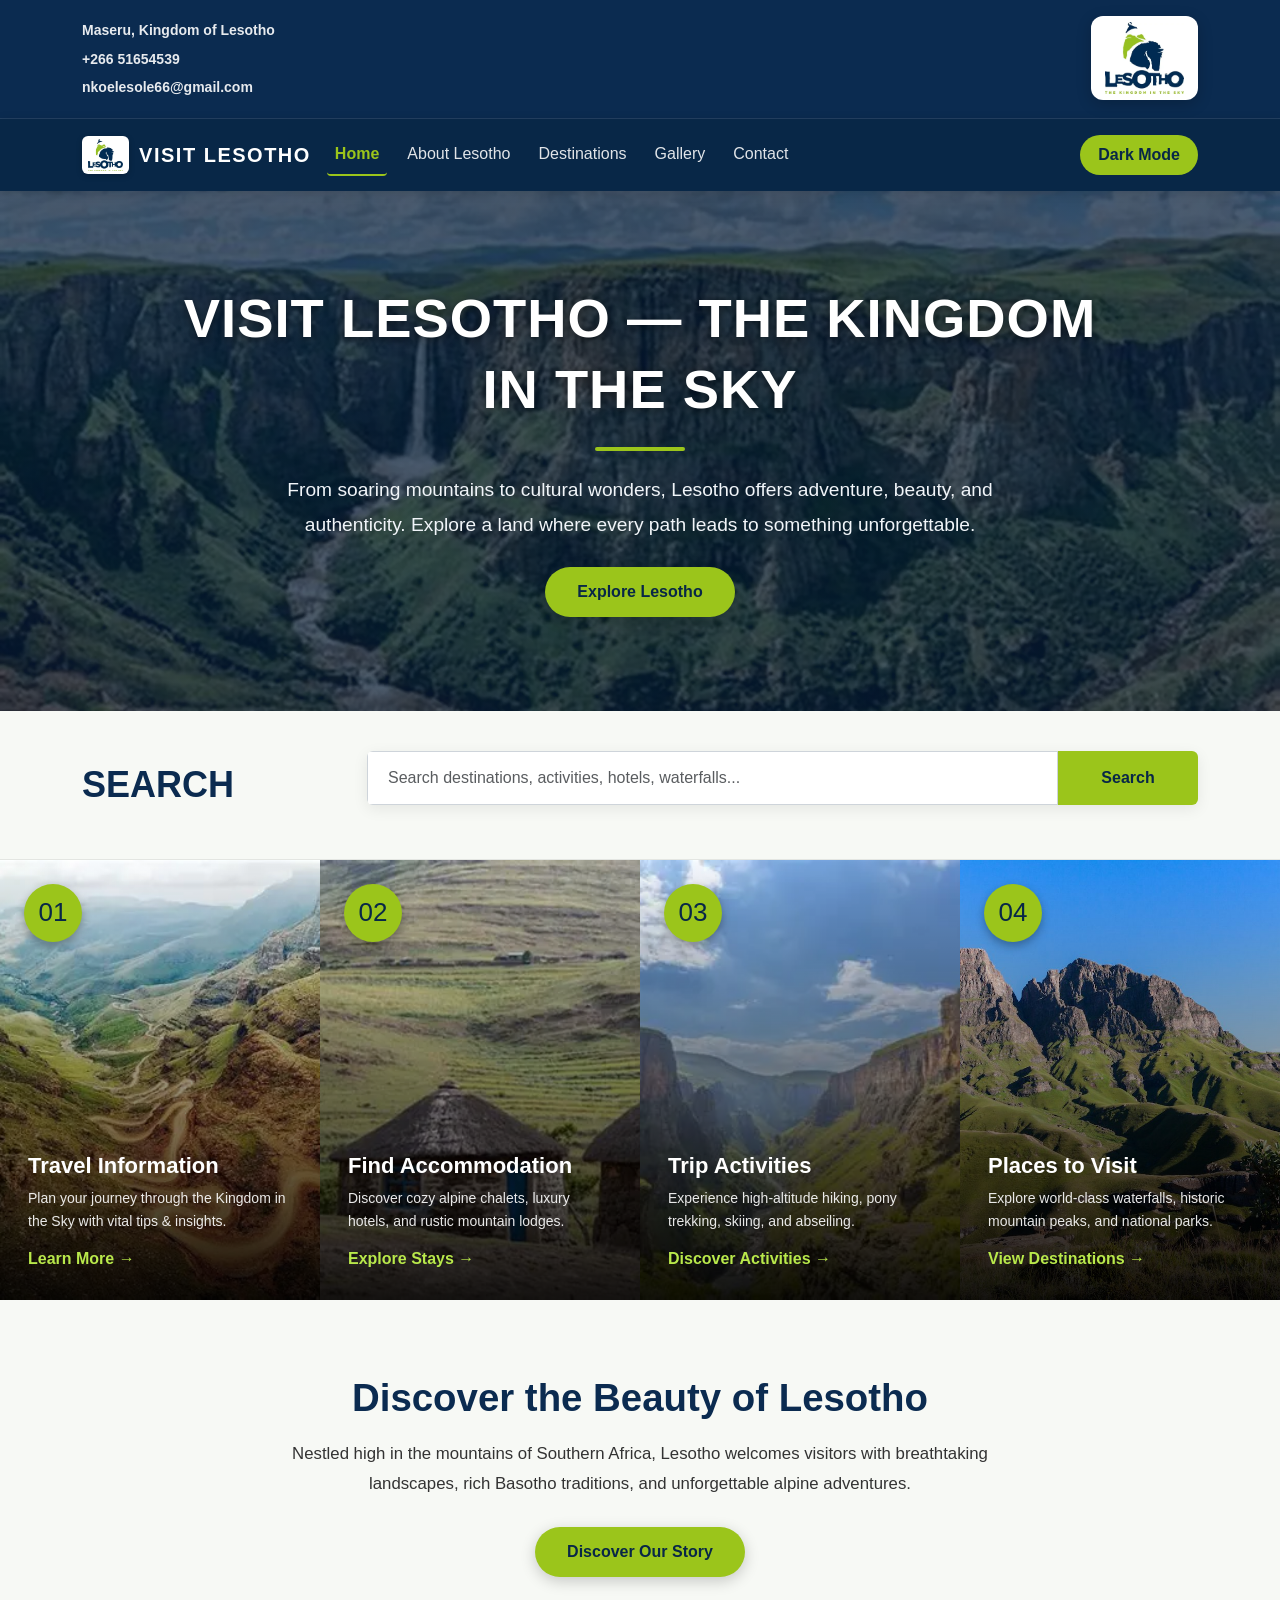
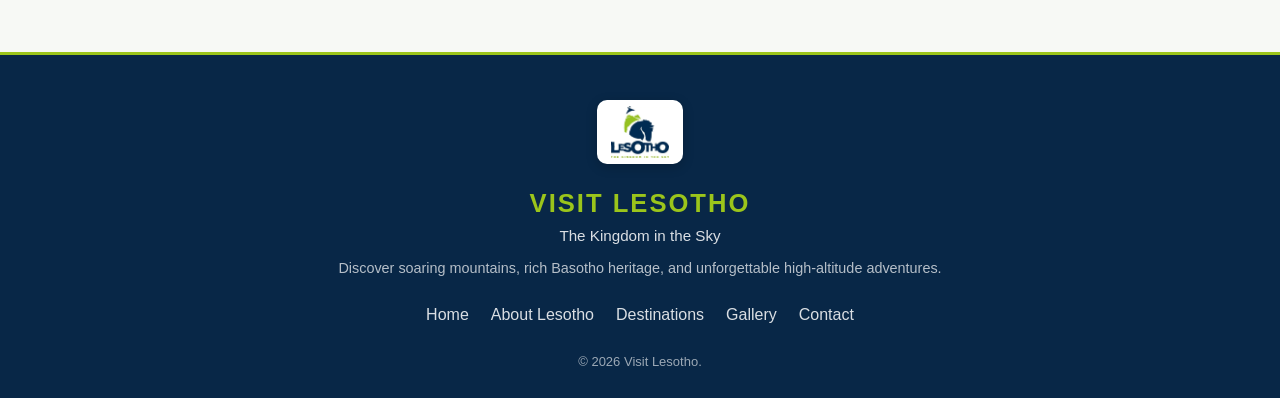
<file: index.html>
<!DOCTYPE html>
<html lang="en">

<head>
    <meta charset="UTF-8">
    <meta name="viewport" content="width=device-width, initial-scale=1.0">
    <title>Visit Lesotho | The Kingdom in the Sky</title>

    <link rel="icon" type="image/webp" href="logo.webp">
    <link href="https://cdn.jsdelivr.net/npm/bootstrap@5.3.3/dist/css/bootstrap.min.css" rel="stylesheet">

 
    <link rel="stylesheet" href="style.css">
</head>

<body>


    <header class="top-header">
        <div class="container">
            <div class="contact-info">
                <span><strong>Maseru, Kingdom of Lesotho</strong></span>
                <span><strong>+266 51654539</strong></span>
                <span><strong>nkoelesole66@gmail.com</strong></span>
            </div>

            <div class="logo">
                <a href="index.html" class="logo-badge" title="Visit Lesotho - The Kingdom in the Sky">
                    <img src="logo.webp" alt="Lesotho - The Kingdom in the Sky" class="site-logo">
                </a>
            </div>
        </div>
    </header>

    <nav class="navbar navbar-expand-lg navbar-dark">
        <div class="container">
            <a class="navbar-brand" href="index.html">
                <img src="logo.webp" alt="Lesotho Logo" class="navbar-logo">
                <span>VISIT LESOTHO</span>
            </a>

            <button class="navbar-toggler"
                    type="button"
                    data-bs-toggle="collapse"
                    data-bs-target="#mainNavbar"
                    aria-controls="mainNavbar"
                    aria-expanded="false"
                    aria-label="Toggle navigation">
                <span class="navbar-toggler-icon"></span>
            </button>

            <div class="collapse navbar-collapse" id="mainNavbar">
                <ul class="navbar-nav me-auto">
                    <li class="nav-item">
                        <a class="nav-link active" href="index.html">Home</a>
                    </li>
                    <li class="nav-item">
                        <a class="nav-link" href="about.html">About Lesotho</a>
                    </li>
                    <li class="nav-item">
                        <a class="nav-link" href="destinations.html">Destinations</a>
                    </li>
                    <li class="nav-item">
                        <a class="nav-link" href="gallery.html">Gallery</a>
                    </li>
                    <li class="nav-item">
                        <a class="nav-link" href="contact.html">Contact</a>
                    </li>
                </ul>

                <button id="themeToggle" class="btn theme-btn" type="button" aria-label="Toggle dark and light display modes">
                    Dark Mode
                </button>
            </div>
        </div>
    </nav>

    
    <main>


        <section class="hero-section">
            <div class="hero-content">
                <h2>VISIT LESOTHO — THE KINGDOM IN THE SKY</h2>
                <div class="heading-line"></div>
                <p>
                    From soaring mountains to cultural wonders, Lesotho offers adventure, beauty, and authenticity.
                    Explore a land where every path leads to something unforgettable.
                </p>
                <a href="destinations.html" class="btn explore-btn">Explore Lesotho</a>
            </div>
        </section>

        <section class="search-section">
            <div class="container">
                <div class="row align-items-center g-4">
                    <div class="col-lg-3 text-lg-start text-center">
                        <h2>SEARCH</h2>
                    </div>

                    <div class="col-lg-9">
                        <form id="searchForm" class="search-form">
                            <input type="search"
                                   id="searchInput"
                                   class="form-control"
                                   placeholder="Search destinations, activities, hotels, waterfalls..."
                                   aria-label="Search destinations and activities">

                            <button type="submit" class="btn search-btn">
                                Search
                            </button>
                        </form>

                        <div id="searchMessage" aria-live="polite"></div>
                    </div>
                </div>
            </div>
        </section>

       
        <section class="services-section">
            <div class="container-fluid p-0">
                <div class="row g-0">

                    <div class="col-12 col-sm-6 col-lg-3">
                        <article class="service-card">
                            <img src="OIP (2).webp" alt="Majestic mountains and scenic landscapes in Lesotho">
                            <div class="service-overlay">
                                <span class="service-icon">01</span>
                                <h3>Travel Information</h3>
                                <p>Plan your journey through the Kingdom in the Sky with vital tips &amp; insights.</p>
                                <a href="about.html" class="service-link">Learn More &rarr;</a>
                            </div>
                        </article>
                    </div>

                  
                    <div class="col-12 col-sm-6 col-lg-3">
                        <article class="service-card">
                            <img src="OIP (3).webp" alt="Comfortable hotel accommodation and mountain lodges in Lesotho">
                            <div class="service-overlay">
                                <span class="service-icon">02</span>
                                <h3>Find Accommodation</h3>
                                <p>Discover cozy alpine chalets, luxury hotels, and rustic mountain lodges.</p>
                                <a href="contact.html?destination=Accommodation" class="service-link">Explore Stays &rarr;</a>
                            </div>
                        </article>
                    </div>

                  
                    <div class="col-12 col-sm-6 col-lg-3">
                        <article class="service-card">
                            <img src="OIP.webp" alt="Outdoor hiking adventure in the Maluti mountains">
                            <div class="service-overlay">
                                <span class="service-icon">03</span>
                                <h3>Trip Activities</h3>
                                <p>Experience high-altitude hiking, pony trekking, skiing, and abseiling.</p>
                                <a href="destinations.html" class="service-link">Discover Activities &rarr;</a>
                            </div>
                        </article>
                    </div>

                 
                    <div class="col-12 col-sm-6 col-lg-3">
                        <article class="service-card">
                            <img src="Mountain-landscape-in-Lesotho.jpg" alt="Spectacular panoramic mountain landscape in Lesotho">
                            <div class="service-overlay">
                                <span class="service-icon">04</span>
                                <h3>Places to Visit</h3>
                                <p>Explore world-class waterfalls, historic mountain peaks, and national parks.</p>
                                <a href="destinations.html" class="service-link">View Destinations &rarr;</a>
                            </div>
                        </article>
                    </div>

                </div>
            </div>
        </section>

     
        <section class="welcome-section">
            <div class="container">
                <h2>Discover the Beauty of Lesotho</h2>
                <p>
                    Nestled high in the mountains of Southern Africa, Lesotho welcomes visitors with breathtaking landscapes,
                    rich Basotho traditions, and unforgettable alpine adventures.
                </p>
                <a href="about.html" class="btn explore-btn">Discover Our Story</a>
            </div>
        </section>

    </main>

   
    <footer class="footer">
        <div class="container">
            <a href="index.html" class="footer-logo-wrap" title="Visit Lesotho">
                <img src="logo.webp" alt="Lesotho Tourism Logo" class="footer-logo">
            </a>
            <h3>VISIT LESOTHO</h3>
            <p class="footer-tagline">The Kingdom in the Sky</p>
            <p class="footer-desc">
                Discover soaring mountains, rich Basotho heritage, and unforgettable high-altitude adventures.
            </p>

            <div class="footer-links">
                <a href="index.html">Home</a>
                <a href="about.html">About Lesotho</a>
                <a href="destinations.html">Destinations</a>
                <a href="gallery.html">Gallery</a>
                <a href="contact.html">Contact</a>
            </div>

            <p class="copyright">
                &copy; 2026 Visit Lesotho.
            </p>
        </div>
    </footer>

    
    <script src="https://cdn.jsdelivr.net/npm/bootstrap@5.3.3/dist/js/bootstrap.bundle.min.js"></script>

   
    <script src="script.js"></script>

</body>
</html>
</file>
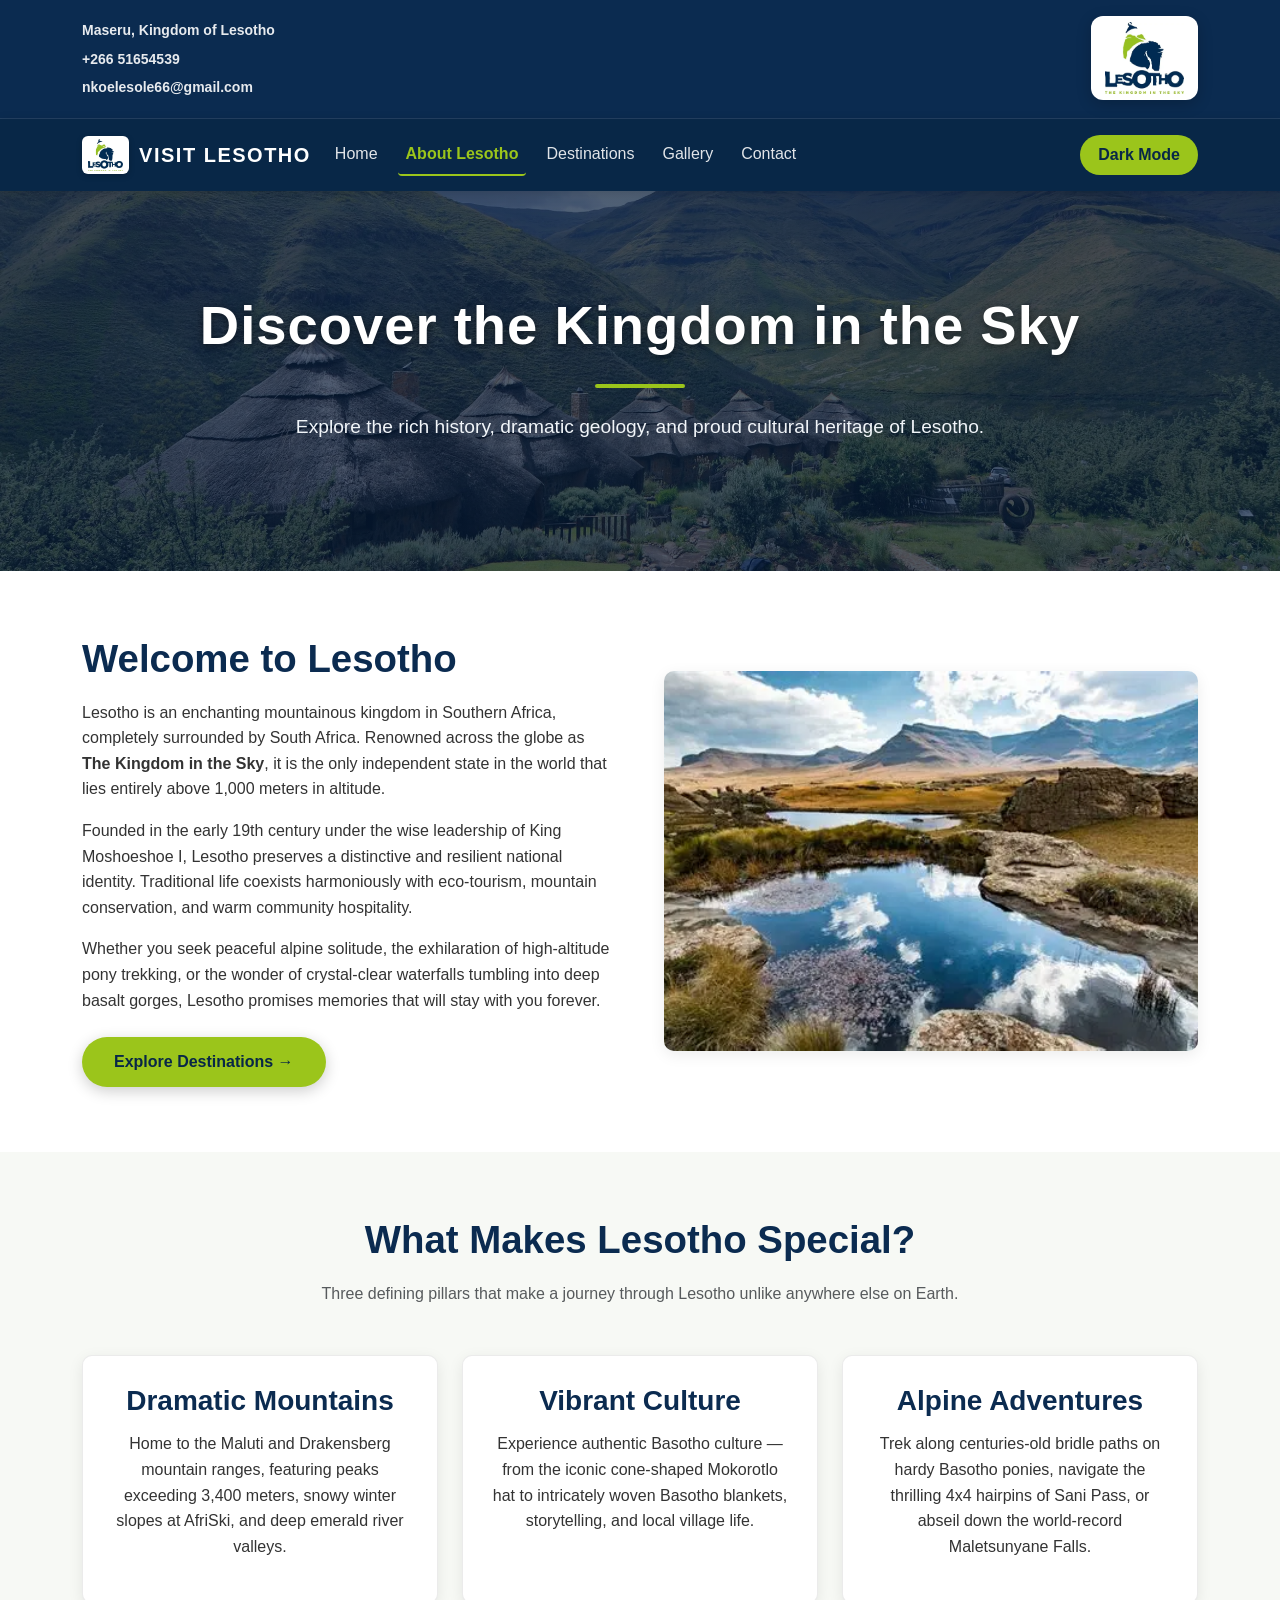
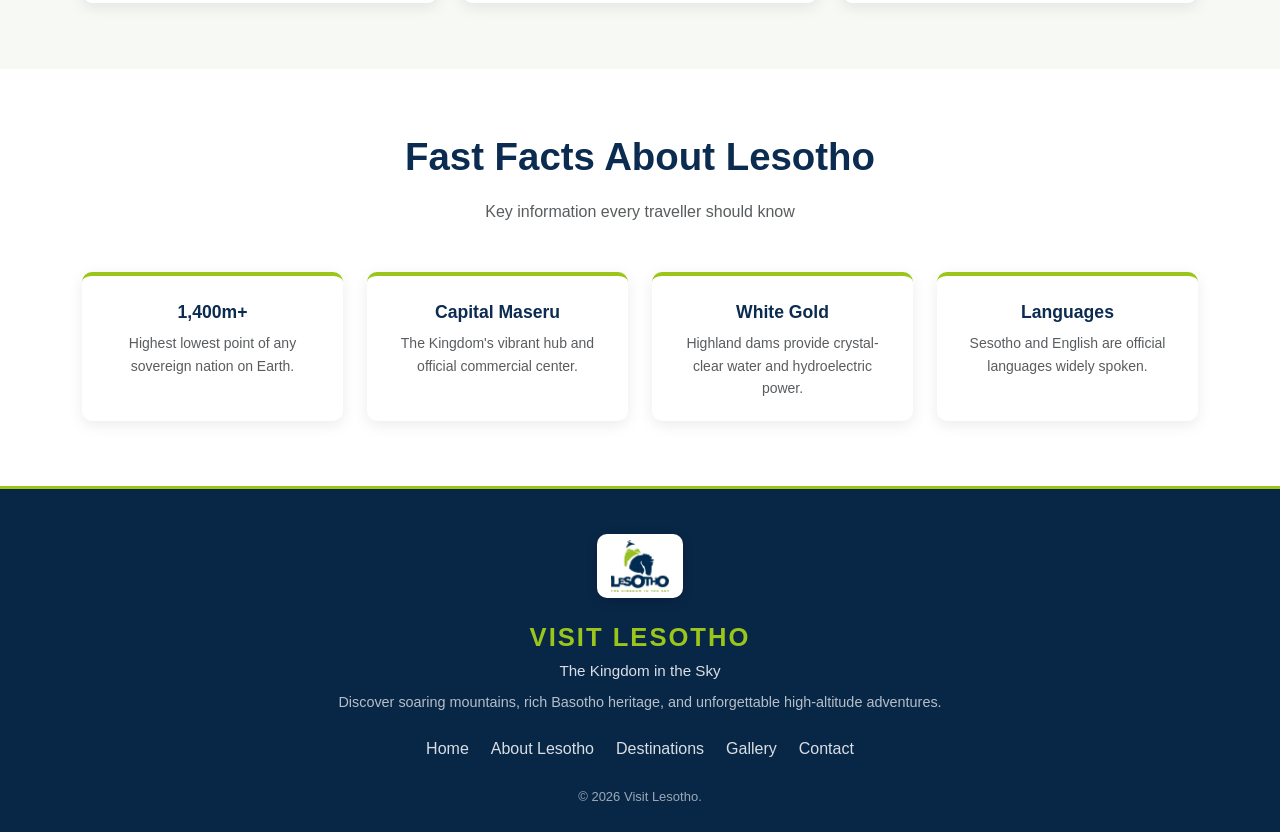
<file: about.html>
<!DOCTYPE html>
<html lang="en">

<head>
    <meta charset="UTF-8">
    <meta name="viewport" content="width=device-width, initial-scale=1.0">
    <title>About Lesotho | The Kingdom in the Sky</title>

    <link rel="icon" type="image/webp" href="logo.webp">
    <link href="https://cdn.jsdelivr.net/npm/bootstrap@5.3.3/dist/css/bootstrap.min.css" rel="stylesheet">

    <link rel="stylesheet" href="style.css">
</head>

<body>

   
    <header class="top-header">
        <div class="container">
            <div class="contact-info">
                <span><strong>Maseru, Kingdom of Lesotho</strong></span>
                <span><strong>+266 51654539</strong></span>
                <span><strong>nkoelesole66@gmail.com</strong></span>
            </div>

            <div class="logo">
                <a href="index.html" class="logo-badge" title="Visit Lesotho - The Kingdom in the Sky">
                    <img src="logo.webp" alt="Lesotho - The Kingdom in the Sky" class="site-logo">
                </a>
            </div>
        </div>
    </header>

    
    <nav class="navbar navbar-expand-lg navbar-dark">
        <div class="container">
            <a class="navbar-brand" href="index.html">
                <img src="logo.webp" alt="Lesotho Logo" class="navbar-logo">
                <span>VISIT LESOTHO</span>
            </a>

            <button class="navbar-toggler"
                    type="button"
                    data-bs-toggle="collapse"
                    data-bs-target="#mainNavbar"
                    aria-controls="mainNavbar"
                    aria-expanded="false"
                    aria-label="Toggle navigation">
                <span class="navbar-toggler-icon"></span>
            </button>

            <div class="collapse navbar-collapse" id="mainNavbar">
                <ul class="navbar-nav me-auto">
                    <li class="nav-item">
                        <a class="nav-link" href="index.html">Home</a>
                    </li>
                    <li class="nav-item">
                        <a class="nav-link active" href="about.html">About Lesotho</a>
                    </li>
                    <li class="nav-item">
                        <a class="nav-link" href="destinations.html">Destinations</a>
                    </li>
                    <li class="nav-item">
                        <a class="nav-link" href="gallery.html">Gallery</a>
                    </li>
                    <li class="nav-item">
                        <a class="nav-link" href="contact.html">Contact</a>
                    </li>
                </ul>

                <button id="themeToggle" class="btn theme-btn" type="button" aria-label="Toggle dark and light display modes">
                    Dark Mode
                </button>
            </div>
        </div>
    </nav>

  
    <main>

    
        <section class="about-hero">
            <div class="hero-content">
                <h1>Discover the Kingdom in the Sky</h1>
                <div class="heading-line"></div>
                <p class="lead-subtitle">
                    Explore the rich history, dramatic geology, and proud cultural heritage of Lesotho.
                </p>
            </div>
        </section>

       
        <section class="about-section">
            <div class="container">
                <div class="row align-items-center g-5">

                    <div class="col-lg-6">
                        <h2 class="section-title">Welcome to Lesotho</h2>
                        <p>
                            Lesotho is an enchanting mountainous kingdom in Southern Africa,
                            completely surrounded by South Africa. Renowned across the globe as
                            <strong>The Kingdom in the Sky</strong>, it is the only independent state in the world
                            that lies entirely above 1,000 meters in altitude.
                        </p>
                        <p>
                            Founded in the early 19th century under the wise leadership of King Moshoeshoe I,
                            Lesotho preserves a distinctive and resilient national identity. Traditional life
                            coexists harmoniously with eco-tourism, mountain conservation, and warm community hospitality.
                        </p>
                        <p>
                            Whether you seek peaceful alpine solitude, the exhilaration of high-altitude pony trekking,
                            or the wonder of crystal-clear waterfalls tumbling into deep basalt gorges, Lesotho promises
                            memories that will stay with you forever.
                        </p>
                        <div class="mt-4">
                            <a href="destinations.html" class="btn explore-btn">Explore Destinations →</a>
                        </div>
                    </div>

                    <div class="col-lg-6">
                        <img src="sehlabathebe.webp"
                             alt="Panoramic view of Sehlabathebe National Park rock formations in Lesotho"
                             class="about-image">
                    </div>

                </div>
            </div>
        </section>

        
        <section class="about-section" style="background-color: var(--bg-alt);">
            <div class="container">
                <div class="text-center mb-5">
                    <h2 class="section-title">What Makes Lesotho Special?</h2>
                    <p class="text-muted" style="max-width: 650px; margin: 0 auto;">
                        Three defining pillars that make a journey through Lesotho unlike anywhere else on Earth.
                    </p>
                </div>

                <div class="row g-4">
                    <div class="col-md-4">
                        <div class="about-card text-center">
                            <h3>Dramatic Mountains</h3>
                            <p>
                                Home to the Maluti and Drakensberg mountain ranges, featuring peaks exceeding 3,400 meters,
                                snowy winter slopes at AfriSki, and deep emerald river valleys.
                            </p>
                        </div>
                    </div>

                    <div class="col-md-4">
                        <div class="about-card text-center">
                            <h3>Vibrant Culture</h3>
                            <p>
                                Experience authentic Basotho culture — from the iconic cone-shaped Mokorotlo hat
                                to intricately woven Basotho blankets, storytelling, and local village life.
                            </p>
                        </div>
                    </div>

                    <div class="col-md-4">
                        <div class="about-card text-center">
                            <h3>Alpine Adventures</h3>
                            <p>
                                Trek along centuries-old bridle paths on hardy Basotho ponies, navigate the thrilling 4x4
                                hairpins of Sani Pass, or abseil down the world-record Maletsunyane Falls.
                            </p>
                        </div>
                    </div>
                </div>
            </div>
        </section>


        <section class="about-section">
            <div class="container">
                <div class="text-center mb-5">
                    <h2 class="section-title">Fast Facts About Lesotho</h2>
                    <p class="text-muted">Key information every traveller should know</p>
                </div>

                <div class="row g-4">
                    <div class="col-6 col-md-3">
                        <div class="fast-fact-card">
                            <div class="fast-fact-title">1,400m+</div>
                            <p class="small text-muted mb-0">Highest lowest point of any sovereign nation on Earth.</p>
                        </div>
                    </div>

                    <div class="col-6 col-md-3">
                        <div class="fast-fact-card">
                            <div class="fast-fact-title">Capital Maseru</div>
                            <p class="small text-muted mb-0">The Kingdom's vibrant hub and official commercial center.</p>
                        </div>
                    </div>

                    <div class="col-6 col-md-3">
                        <div class="fast-fact-card">
                            <div class="fast-fact-title">White Gold</div>
                            <p class="small text-muted mb-0">Highland dams provide crystal-clear water and hydroelectric power.</p>
                        </div>
                    </div>

                    <div class="col-6 col-md-3">
                        <div class="fast-fact-card">
                            <div class="fast-fact-title">Languages</div>
                            <p class="small text-muted mb-0">Sesotho and English are official languages widely spoken.</p>
                        </div>
                    </div>
                </div>
            </div>
        </section>

    </main>


    <footer class="footer">
        <div class="container">
            <a href="index.html" class="footer-logo-wrap" title="Visit Lesotho">
                <img src="logo.webp" alt="Lesotho Tourism Logo" class="footer-logo">
            </a>
            <h3>VISIT LESOTHO</h3>
            <p class="footer-tagline">The Kingdom in the Sky</p>
            <p class="footer-desc">
                Discover soaring mountains, rich Basotho heritage, and unforgettable high-altitude adventures.
            </p>

            <div class="footer-links">
                <a href="index.html">Home</a>
                <a href="about.html">About Lesotho</a>
                <a href="destinations.html">Destinations</a>
                <a href="gallery.html">Gallery</a>
                <a href="contact.html">Contact</a>
            </div>

            <p class="copyright">
                &copy; 2026 Visit Lesotho.
            </p>
        </div>
    </footer>

   
    <script src="https://cdn.jsdelivr.net/npm/bootstrap@5.3.3/dist/js/bootstrap.bundle.min.js"></script>

    <script src="script.js"></script>

</body>
</html>
</file>
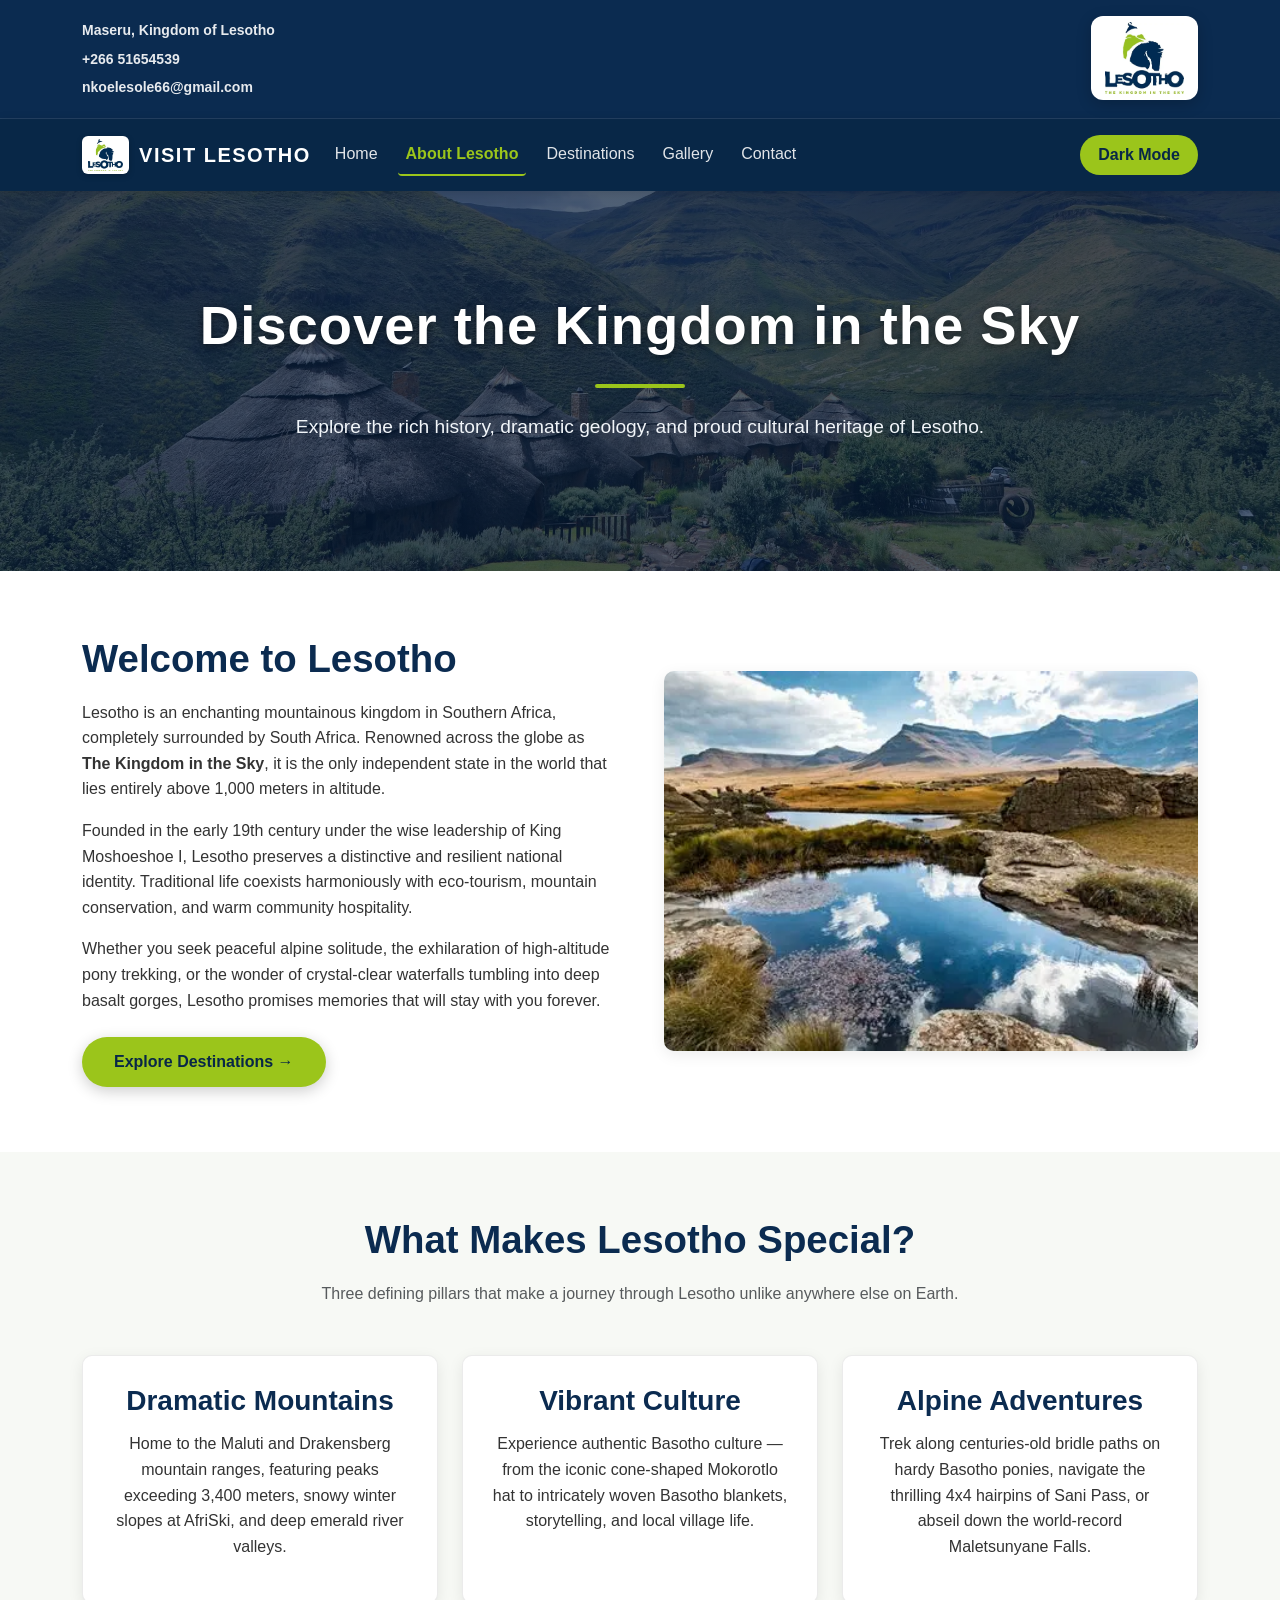
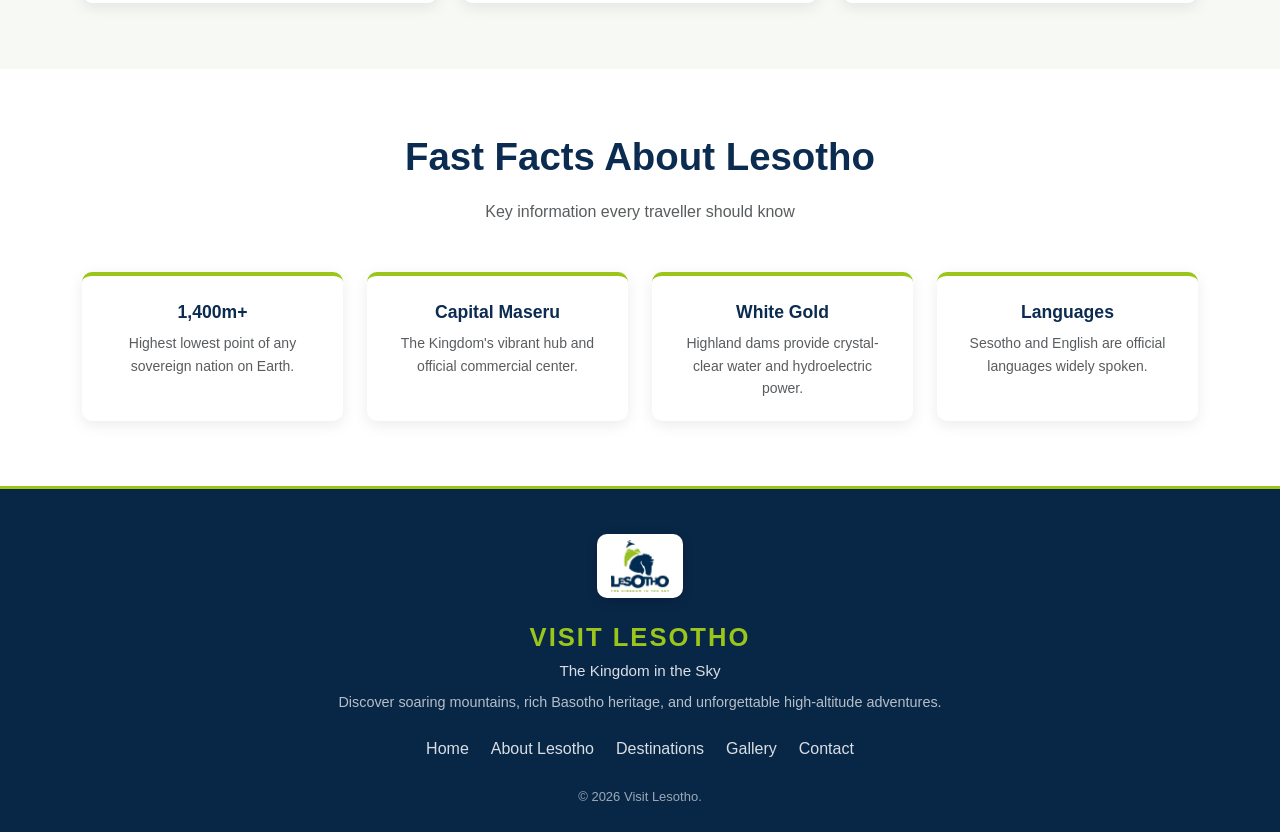
<file: activities.html>
<!DOCTYPE html>
<html lang="en">

<head>
    <meta charset="UTF-8">
    <meta name="viewport" content="width=device-width, initial-scale=1.0">
    <title>Activities &amp; Stay | The Kingdom in the Sky</title>

    <link rel="icon" type="image/webp" href="logo.webp">
    <link href="https://cdn.jsdelivr.net/npm/bootstrap@5.3.3/dist/css/bootstrap.min.css" rel="stylesheet">

    <link rel="stylesheet" href="style.css">
</head>

<body>

   
    <header class="top-header">
        <div class="container">
            <div class="contact-info">
                <span><strong>Maseru, Kingdom of Lesotho</strong></span>
                <span><strong>+266 51654539</strong></span>
                <span><strong>nkoelesole66@gmail.com</strong></span>
            </div>

            <div class="logo">
                <a href="index.html" class="logo-badge" title="Visit Lesotho - The Kingdom in the Sky">
                    <img src="logo.webp" alt="Lesotho - The Kingdom in the Sky" class="site-logo">
                </a>
            </div>
        </div>
    </header>

    
    <nav class="navbar navbar-expand-lg navbar-dark">
        <div class="container">
            <a class="navbar-brand" href="index.html">
                <img src="logo.webp" alt="Lesotho Logo" class="navbar-logo">
                <span>VISIT LESOTHO</span>
            </a>

            <button class="navbar-toggler"
                    type="button"
                    data-bs-toggle="collapse"
                    data-bs-target="#mainNavbar"
                    aria-controls="mainNavbar"
                    aria-expanded="false"
                    aria-label="Toggle navigation">
                <span class="navbar-toggler-icon"></span>
            </button>

            <div class="collapse navbar-collapse" id="mainNavbar">
                <ul class="navbar-nav me-auto">
                    <li class="nav-item">
                        <a class="nav-link" href="index.html">Home</a>
                    </li>
                    <li class="nav-item">
                        <a class="nav-link active" href="about.html">About Lesotho</a>
                    </li>
                    <li class="nav-item">
                        <a class="nav-link" href="destinations.html">Destinations</a>
                    </li>
                    <li class="nav-item">
                        <a class="nav-link" href="gallery.html">Gallery</a>
                    </li>
                    <li class="nav-item">
                        <a class="nav-link" href="contact.html">Contact</a>
                    </li>
                </ul>

                <button id="themeToggle" class="btn theme-btn" type="button" aria-label="Toggle dark and light display modes">
                    Dark Mode
                </button>
            </div>
        </div>
    </nav>

  
    <main>

    
        <section class="about-hero">
            <div class="hero-content">
                <h1>Discover the Kingdom in the Sky</h1>
                <div class="heading-line"></div>
                <p class="lead-subtitle">
                    Explore the rich history, dramatic geology, and proud cultural heritage of Lesotho.
                </p>
            </div>
        </section>

       
        <section class="about-section">
            <div class="container">
                <div class="row align-items-center g-5">

                    <div class="col-lg-6">
                        <h2 class="section-title">Welcome to Lesotho</h2>
                        <p>
                            Lesotho is an enchanting mountainous kingdom in Southern Africa,
                            completely surrounded by South Africa. Renowned across the globe as
                            <strong>The Kingdom in the Sky</strong>, it is the only independent state in the world
                            that lies entirely above 1,000 meters in altitude.
                        </p>
                        <p>
                            Founded in the early 19th century under the wise leadership of King Moshoeshoe I,
                            Lesotho preserves a distinctive and resilient national identity. Traditional life
                            coexists harmoniously with eco-tourism, mountain conservation, and warm community hospitality.
                        </p>
                        <p>
                            Whether you seek peaceful alpine solitude, the exhilaration of high-altitude pony trekking,
                            or the wonder of crystal-clear waterfalls tumbling into deep basalt gorges, Lesotho promises
                            memories that will stay with you forever.
                        </p>
                        <div class="mt-4">
                            <a href="destinations.html" class="btn explore-btn">Explore Destinations →</a>
                        </div>
                    </div>

                    <div class="col-lg-6">
                        <img src="sehlabathebe.webp"
                             alt="Panoramic view of Sehlabathebe National Park rock formations in Lesotho"
                             class="about-image">
                    </div>

                </div>
            </div>
        </section>

        
        <section class="about-section" style="background-color: var(--bg-alt);">
            <div class="container">
                <div class="text-center mb-5">
                    <h2 class="section-title">What Makes Lesotho Special?</h2>
                    <p class="text-muted" style="max-width: 650px; margin: 0 auto;">
                        Three defining pillars that make a journey through Lesotho unlike anywhere else on Earth.
                    </p>
                </div>

                <div class="row g-4">
                    <div class="col-md-4">
                        <div class="about-card text-center">
                            <h3>Dramatic Mountains</h3>
                            <p>
                                Home to the Maluti and Drakensberg mountain ranges, featuring peaks exceeding 3,400 meters,
                                snowy winter slopes at AfriSki, and deep emerald river valleys.
                            </p>
                        </div>
                    </div>

                    <div class="col-md-4">
                        <div class="about-card text-center">
                            <h3>Vibrant Culture</h3>
                            <p>
                                Experience authentic Basotho culture — from the iconic cone-shaped Mokorotlo hat
                                to intricately woven Basotho blankets, storytelling, and local village life.
                            </p>
                        </div>
                    </div>

                    <div class="col-md-4">
                        <div class="about-card text-center">
                            <h3>Alpine Adventures</h3>
                            <p>
                                Trek along centuries-old bridle paths on hardy Basotho ponies, navigate the thrilling 4x4
                                hairpins of Sani Pass, or abseil down the world-record Maletsunyane Falls.
                            </p>
                        </div>
                    </div>
                </div>
            </div>
        </section>


        <section class="about-section">
            <div class="container">
                <div class="text-center mb-5">
                    <h2 class="section-title">Fast Facts About Lesotho</h2>
                    <p class="text-muted">Key information every traveller should know</p>
                </div>

                <div class="row g-4">
                    <div class="col-6 col-md-3">
                        <div class="fast-fact-card">
                            <div class="fast-fact-title">1,400m+</div>
                            <p class="small text-muted mb-0">Highest lowest point of any sovereign nation on Earth.</p>
                        </div>
                    </div>

                    <div class="col-6 col-md-3">
                        <div class="fast-fact-card">
                            <div class="fast-fact-title">Capital Maseru</div>
                            <p class="small text-muted mb-0">The Kingdom's vibrant hub and official commercial center.</p>
                        </div>
                    </div>

                    <div class="col-6 col-md-3">
                        <div class="fast-fact-card">
                            <div class="fast-fact-title">White Gold</div>
                            <p class="small text-muted mb-0">Highland dams provide crystal-clear water and hydroelectric power.</p>
                        </div>
                    </div>

                    <div class="col-6 col-md-3">
                        <div class="fast-fact-card">
                            <div class="fast-fact-title">Languages</div>
                            <p class="small text-muted mb-0">Sesotho and English are official languages widely spoken.</p>
                        </div>
                    </div>
                </div>
            </div>
        </section>

    </main>


    <footer class="footer">
        <div class="container">
            <a href="index.html" class="footer-logo-wrap" title="Visit Lesotho">
                <img src="logo.webp" alt="Lesotho Tourism Logo" class="footer-logo">
            </a>
            <h3>VISIT LESOTHO</h3>
            <p class="footer-tagline">The Kingdom in the Sky</p>
            <p class="footer-desc">
                Discover soaring mountains, rich Basotho heritage, and unforgettable high-altitude adventures.
            </p>

            <div class="footer-links">
                <a href="index.html">Home</a>
                <a href="about.html">About Lesotho</a>
                <a href="destinations.html">Destinations</a>
                <a href="gallery.html">Gallery</a>
                <a href="contact.html">Contact</a>
            </div>

            <p class="copyright">
                &copy; 2026 Visit Lesotho.
            </p>
        </div>
    </footer>

   
    <script src="https://cdn.jsdelivr.net/npm/bootstrap@5.3.3/dist/js/bootstrap.bundle.min.js"></script>

    <script src="script.js"></script>

</body>
</html>
</file>
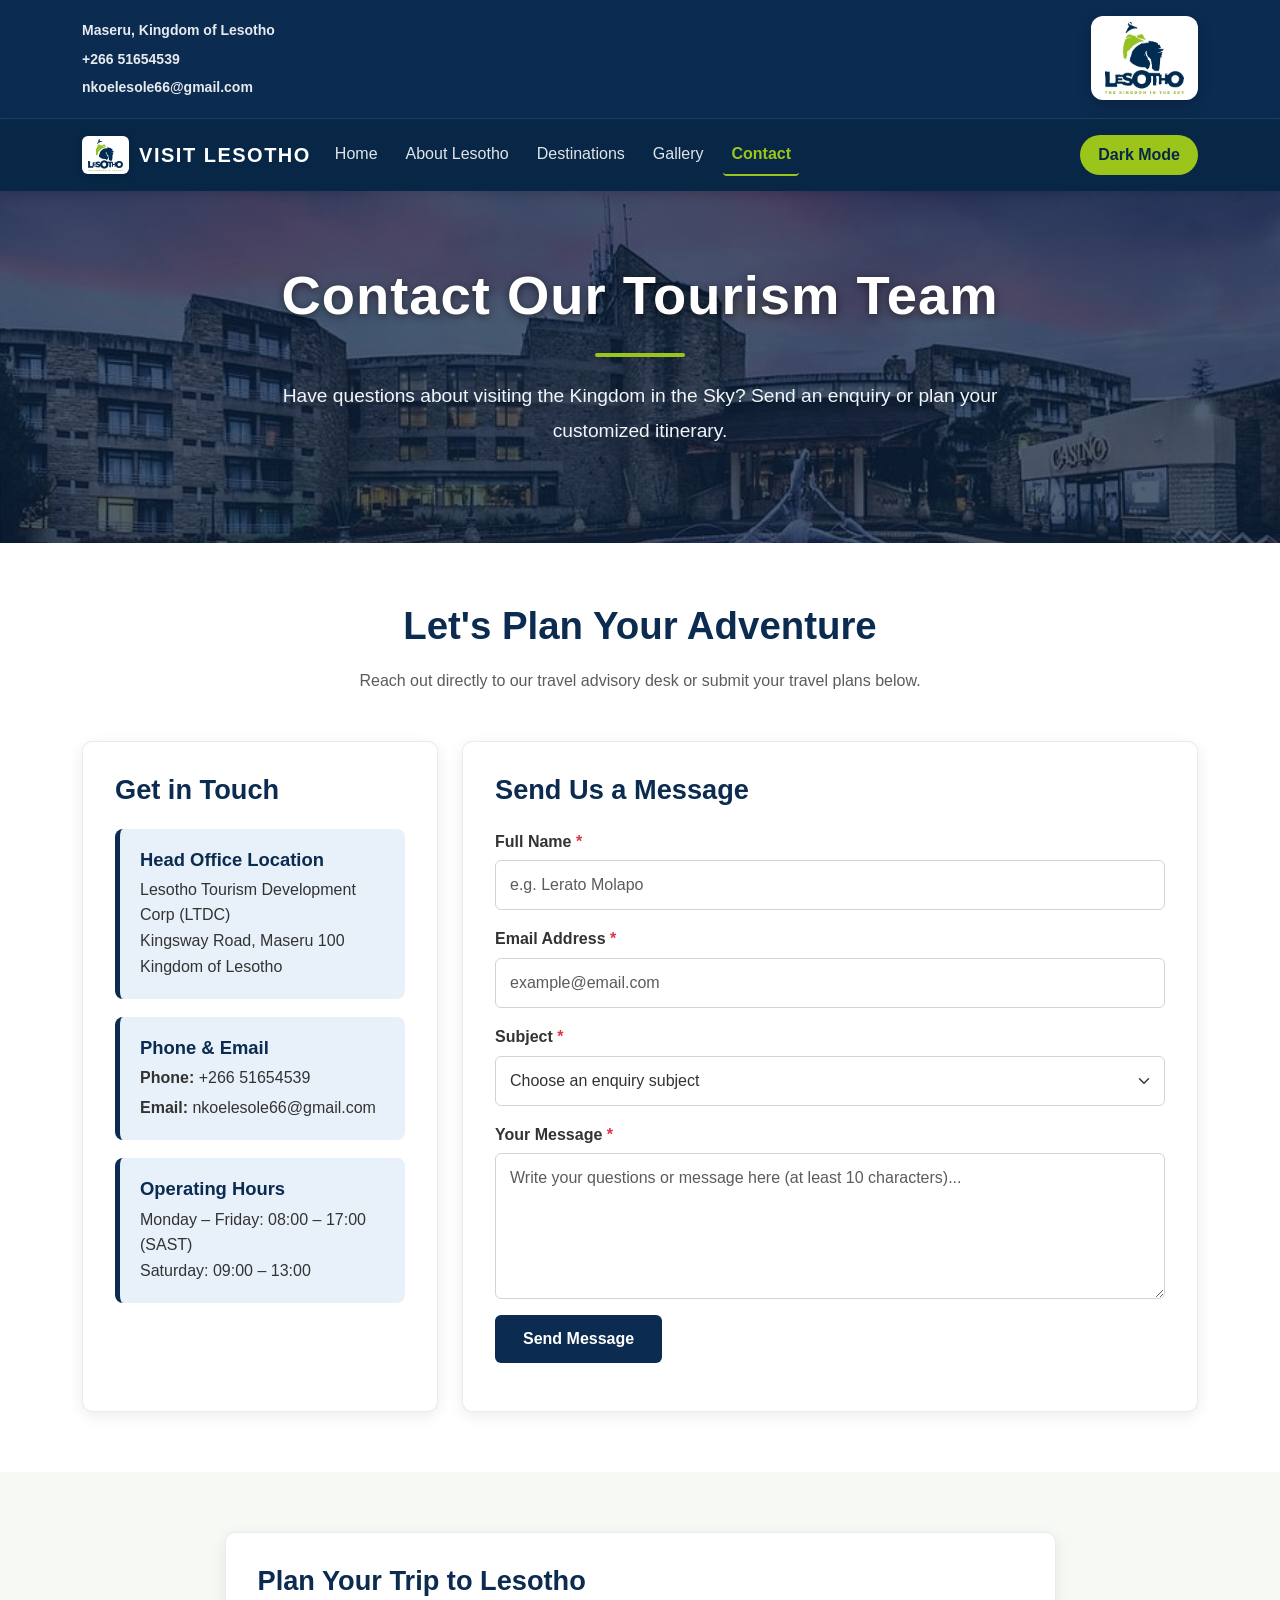
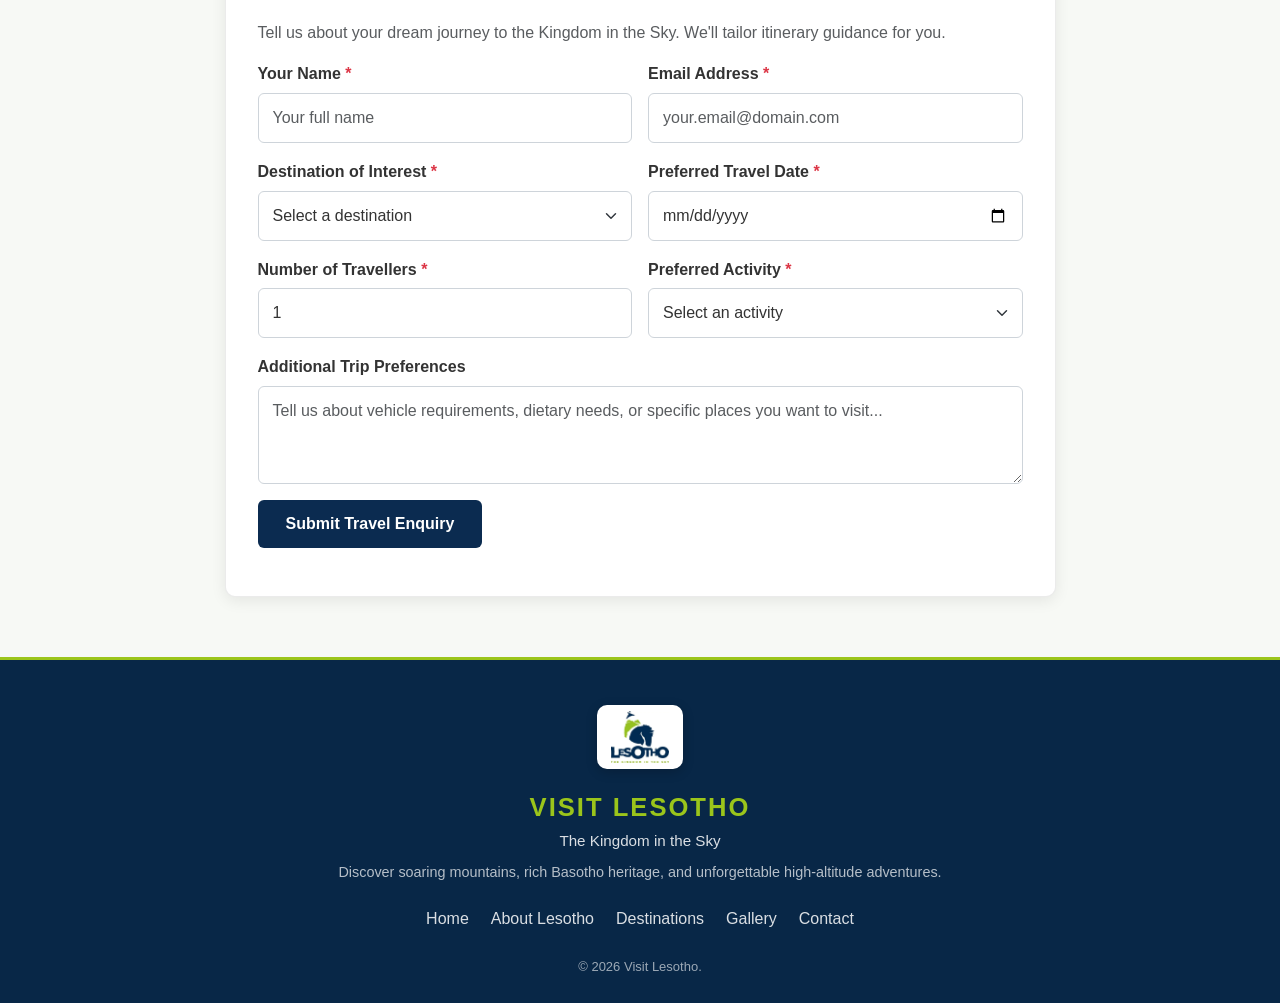
<file: contact.html>
<!DOCTYPE html>
<html lang="en">

<head>
    <meta charset="UTF-8">
    <meta name="viewport" content="width=device-width, initial-scale=1.0">
    <title>Contact Us | The Kingdom in the Sky</title>

    <link rel="icon" type="image/webp" href="logo.webp">
    <link href="https://cdn.jsdelivr.net/npm/bootstrap@5.3.3/dist/css/bootstrap.min.css" rel="stylesheet">

  
    <link rel="stylesheet" href="style.css">
</head>

<body>

  
    <header class="top-header">
        <div class="container">
            <div class="contact-info">
                <span><strong>Maseru, Kingdom of Lesotho</strong></span>
                <span><strong>+266 51654539</strong></span>
                <span><strong>nkoelesole66@gmail.com</strong></span>
            </div>

            <div class="logo">
                <a href="index.html" class="logo-badge" title="Visit Lesotho - The Kingdom in the Sky">
                    <img src="logo.webp" alt="Lesotho - The Kingdom in the Sky" class="site-logo">
                </a>
            </div>
        </div>
    </header>

    
    <nav class="navbar navbar-expand-lg navbar-dark">
        <div class="container">
            <a class="navbar-brand" href="index.html">
                <img src="logo.webp" alt="Lesotho Logo" class="navbar-logo">
                <span>VISIT LESOTHO</span>
            </a>

            <button class="navbar-toggler"
                    type="button"
                    data-bs-toggle="collapse"
                    data-bs-target="#mainNavbar"
                    aria-controls="mainNavbar"
                    aria-expanded="false"
                    aria-label="Toggle navigation">
                <span class="navbar-toggler-icon"></span>
            </button>

            <div class="collapse navbar-collapse" id="mainNavbar">
                <ul class="navbar-nav me-auto">
                    <li class="nav-item">
                        <a class="nav-link" href="index.html">Home</a>
                    </li>
                    <li class="nav-item">
                        <a class="nav-link" href="about.html">About Lesotho</a>
                    </li>
                    <li class="nav-item">
                        <a class="nav-link" href="destinations.html">Destinations</a>
                    </li>
                    <li class="nav-item">
                        <a class="nav-link" href="gallery.html">Gallery</a>
                    </li>
                    <li class="nav-item">
                        <a class="nav-link active" href="contact.html">Contact</a>
                    </li>
                </ul>

                <button id="themeToggle" class="btn theme-btn" type="button" aria-label="Toggle dark and light display modes">
                    Dark Mode
                </button>
            </div>
        </div>
    </nav>

    <main>

      
        <section class="contact-hero">
            <div class="hero-content">
                <h1>Contact Our Tourism Team</h1>
                <div class="heading-line"></div>
                <p class="lead-subtitle">
                    Have questions about visiting the Kingdom in the Sky? Send an enquiry or plan your customized itinerary.
                </p>
            </div>
        </section>

       
        <section class="contact-section">
            <div class="container">

                <div class="text-center mb-5">
                    <h2 class="section-title">Let's Plan Your Adventure</h2>
                    <p class="text-muted" style="max-width: 650px; margin: 0 auto;">
                        Reach out directly to our travel advisory desk or submit your travel plans below.
                    </p>
                </div>

                <div class="row g-4">

                  
                    <div class="col-lg-4">
                        <div class="contact-card">
                            <h2>Get in Touch</h2>

                            <div class="info-box">
                                <h3>Head Office Location</h3>
                                <p class="mb-0">
                                    Lesotho Tourism Development Corp (LTDC)<br>
                                    Kingsway Road, Maseru 100<br>
                                    Kingdom of Lesotho
                                </p>
                            </div>

                            <div class="info-box">
                                <h3>Phone &amp; Email</h3>
                                <p class="mb-1"><strong>Phone:</strong> +266 51654539</p>
                                <p class="mb-0"><strong>Email:</strong> nkoelesole66@gmail.com</p>
                            </div>

                            <div class="info-box">
                                <h3>Operating Hours</h3>
                                <p class="mb-0">
                                    Monday – Friday: 08:00 – 17:00 (SAST)<br>
                                    Saturday: 09:00 – 13:00
                                </p>
                            </div>
                        </div>
                    </div>

                    
                    <div class="col-lg-8">
                        <div class="contact-card">
                            <h2>Send Us a Message</h2>

                            <form id="contactForm" novalidate>

                                <div class="mb-3">
                                    <label for="fullName" class="form-label">
                                        Full Name <span class="text-danger">*</span>
                                    </label>
                                    <input type="text"
                                           class="form-control"
                                           id="fullName"
                                           name="fullName"
                                           placeholder="e.g. Lerato Molapo"
                                           required
                                           minlength="2">
                                </div>

                                <div class="mb-3">
                                    <label for="email" class="form-label">
                                        Email Address <span class="text-danger">*</span>
                                    </label>
                                    <input type="email"
                                           class="form-control"
                                           id="email"
                                           name="email"
                                           placeholder="example@email.com"
                                           required>
                                </div>

                                <div class="mb-3">
                                    <label for="subject" class="form-label">
                                        Subject <span class="text-danger">*</span>
                                    </label>
                                    <select class="form-select" id="subject" name="subject" required>
                                        <option value="">Choose an enquiry subject</option>
                                        <option value="Destination Information">Destination Information</option>
                                        <option value="Accommodation & Lodging">Accommodation &amp; Lodging</option>
                                        <option value="Mountain Activities & Hiking">Mountain Activities &amp; Hiking</option>
                                        <option value="Border & Entry Regulations">Border &amp; Entry Regulations</option>
                                        <option value="General Enquiry">General Enquiry</option>
                                    </select>
                                </div>

                                <div class="mb-3">
                                    <label for="message" class="form-label">
                                        Your Message <span class="text-danger">*</span>
                                    </label>
                                    <textarea class="form-control"
                                              id="message"
                                              name="message"
                                              rows="5"
                                              placeholder="Write your questions or message here (at least 10 characters)..."
                                              required
                                              minlength="10"></textarea>
                                </div>

                                <button type="submit" class="btn btn-custom">
                                    Send Message
                                </button>

                                <div id="contactFeedback" class="mt-3" aria-live="polite"></div>

                            </form>
                        </div>
                    </div>

                </div>

            </div>
        </section>

      
        <section class="contact-section" style="background-color: var(--bg-alt);">
            <div class="container">

                <div class="row justify-content-center">
                    <div class="col-lg-9">
                        <div class="contact-card">

                            <h2>Plan Your Trip to Lesotho</h2>
                            <p class="text-muted">
                                Tell us about your dream journey to the Kingdom in the Sky. We'll tailor itinerary guidance for you.
                            </p>

                            <form id="travelForm" novalidate>

                                <div class="row g-3">

                                    <div class="col-md-6">
                                        <label for="travellerName" class="form-label">
                                            Your Name <span class="text-danger">*</span>
                                        </label>
                                        <input type="text"
                                               class="form-control"
                                               id="travellerName"
                                               name="travellerName"
                                               required
                                               minlength="2"
                                               placeholder="Your full name">
                                    </div>

                                    <div class="col-md-6">
                                        <label for="travelEmail" class="form-label">
                                            Email Address <span class="text-danger">*</span>
                                        </label>
                                        <input type="email"
                                               class="form-control"
                                               id="travelEmail"
                                               name="travelEmail"
                                               required
                                               placeholder="your.email@domain.com">
                                    </div>

                                    <div class="col-md-6">
                                        <label for="destination" class="form-label">
                                            Destination of Interest <span class="text-danger">*</span>
                                        </label>
                                        <select class="form-select" id="destination" name="destination" required>
                                            <option value="">Select a destination</option>
                                            <option value="Maletsunyane Falls">Maletsunyane Falls (Semonkong)</option>
                                            <option value="Thaba Bosiu">Thaba Bosiu Cultural Plateau</option>
                                            <option value="Katse Dam">Katse Dam &amp; Highlands</option>
                                            <option value="Sehlabathebe National Park">Sehlabathebe National Park</option>
                                            <option value="AfriSki Mountain Resort">AfriSki Mountain Resort</option>
                                            <option value="Sani Pass">Sani Pass Mountain Route</option>
                                            <option value="Accommodation">Accommodation &amp; Stays</option>
                                            <option value="Multiple destinations">Multiple Destinations Tour</option>
                                        </select>
                                    </div>

                                    <div class="col-md-6">
                                        <label for="travelDate" class="form-label">
                                            Preferred Travel Date <span class="text-danger">*</span>
                                        </label>
                                        <input type="date"
                                               class="form-control"
                                               id="travelDate"
                                               name="travelDate"
                                               required>
                                    </div>

                                    <div class="col-md-6">
                                        <label for="travellers" class="form-label">
                                            Number of Travellers <span class="text-danger">*</span>
                                        </label>
                                        <input type="number"
                                               class="form-control"
                                               id="travellers"
                                               name="travellers"
                                               min="1"
                                               max="50"
                                               value="1"
                                               required>
                                    </div>

                                    <div class="col-md-6">
                                        <label for="activity" class="form-label">
                                            Preferred Activity <span class="text-danger">*</span>
                                        </label>
                                        <select class="form-select" id="activity" name="activity" required>
                                            <option value="">Select an activity</option>
                                            <option value="Hiking & Trekking">Hiking &amp; Trekking</option>
                                            <option value="Pony Trekking">Traditional Pony Trekking</option>
                                            <option value="Cultural & Historical Tours">Cultural &amp; Historical Tours</option>
                                            <option value="Skiing & Snowboarding">Skiing &amp; Snowboarding (Winter)</option>
                                            <option value="4x4 Mountain Pass Driving">4x4 Mountain Pass Driving</option>
                                            <option value="Sightseeing & Photography">Sightseeing &amp; Photography</option>
                                        </select>
                                    </div>

                                    <div class="col-12">
                                        <label for="extraDetails" class="form-label">
                                            Additional Trip Preferences
                                        </label>
                                        <textarea class="form-control"
                                                  id="extraDetails"
                                                  name="extraDetails"
                                                  rows="3"
                                                  placeholder="Tell us about vehicle requirements, dietary needs, or specific places you want to visit..."></textarea>
                                    </div>

                                    <div class="col-12">
                                        <button type="submit" class="btn btn-custom">
                                            Submit Travel Enquiry
                                        </button>
                                    </div>

                                </div>

                                <div id="travelFeedback" class="mt-3" aria-live="polite"></div>

                            </form>

                        </div>
                    </div>
                </div>

            </div>
        </section>

    </main>

  
    <footer class="footer">
        <div class="container">
            <a href="index.html" class="footer-logo-wrap" title="Visit Lesotho">
                <img src="logo.webp" alt="Lesotho Tourism Logo" class="footer-logo">
            </a>
            <h3>VISIT LESOTHO</h3>
            <p class="footer-tagline">The Kingdom in the Sky</p>
            <p class="footer-desc">
                Discover soaring mountains, rich Basotho heritage, and unforgettable high-altitude adventures.
            </p>

            <div class="footer-links">
                <a href="index.html">Home</a>
                <a href="about.html">About Lesotho</a>
                <a href="destinations.html">Destinations</a>
                <a href="gallery.html">Gallery</a>
                <a href="contact.html">Contact</a>
            </div>

            <p class="copyright">
                &copy; 2026 Visit Lesotho.
            </p>
        </div>
    </footer>

   
    <script src="https://cdn.jsdelivr.net/npm/bootstrap@5.3.3/dist/js/bootstrap.bundle.min.js"></script>

    <script src="script.js"></script>

</body>
</html>
</file>
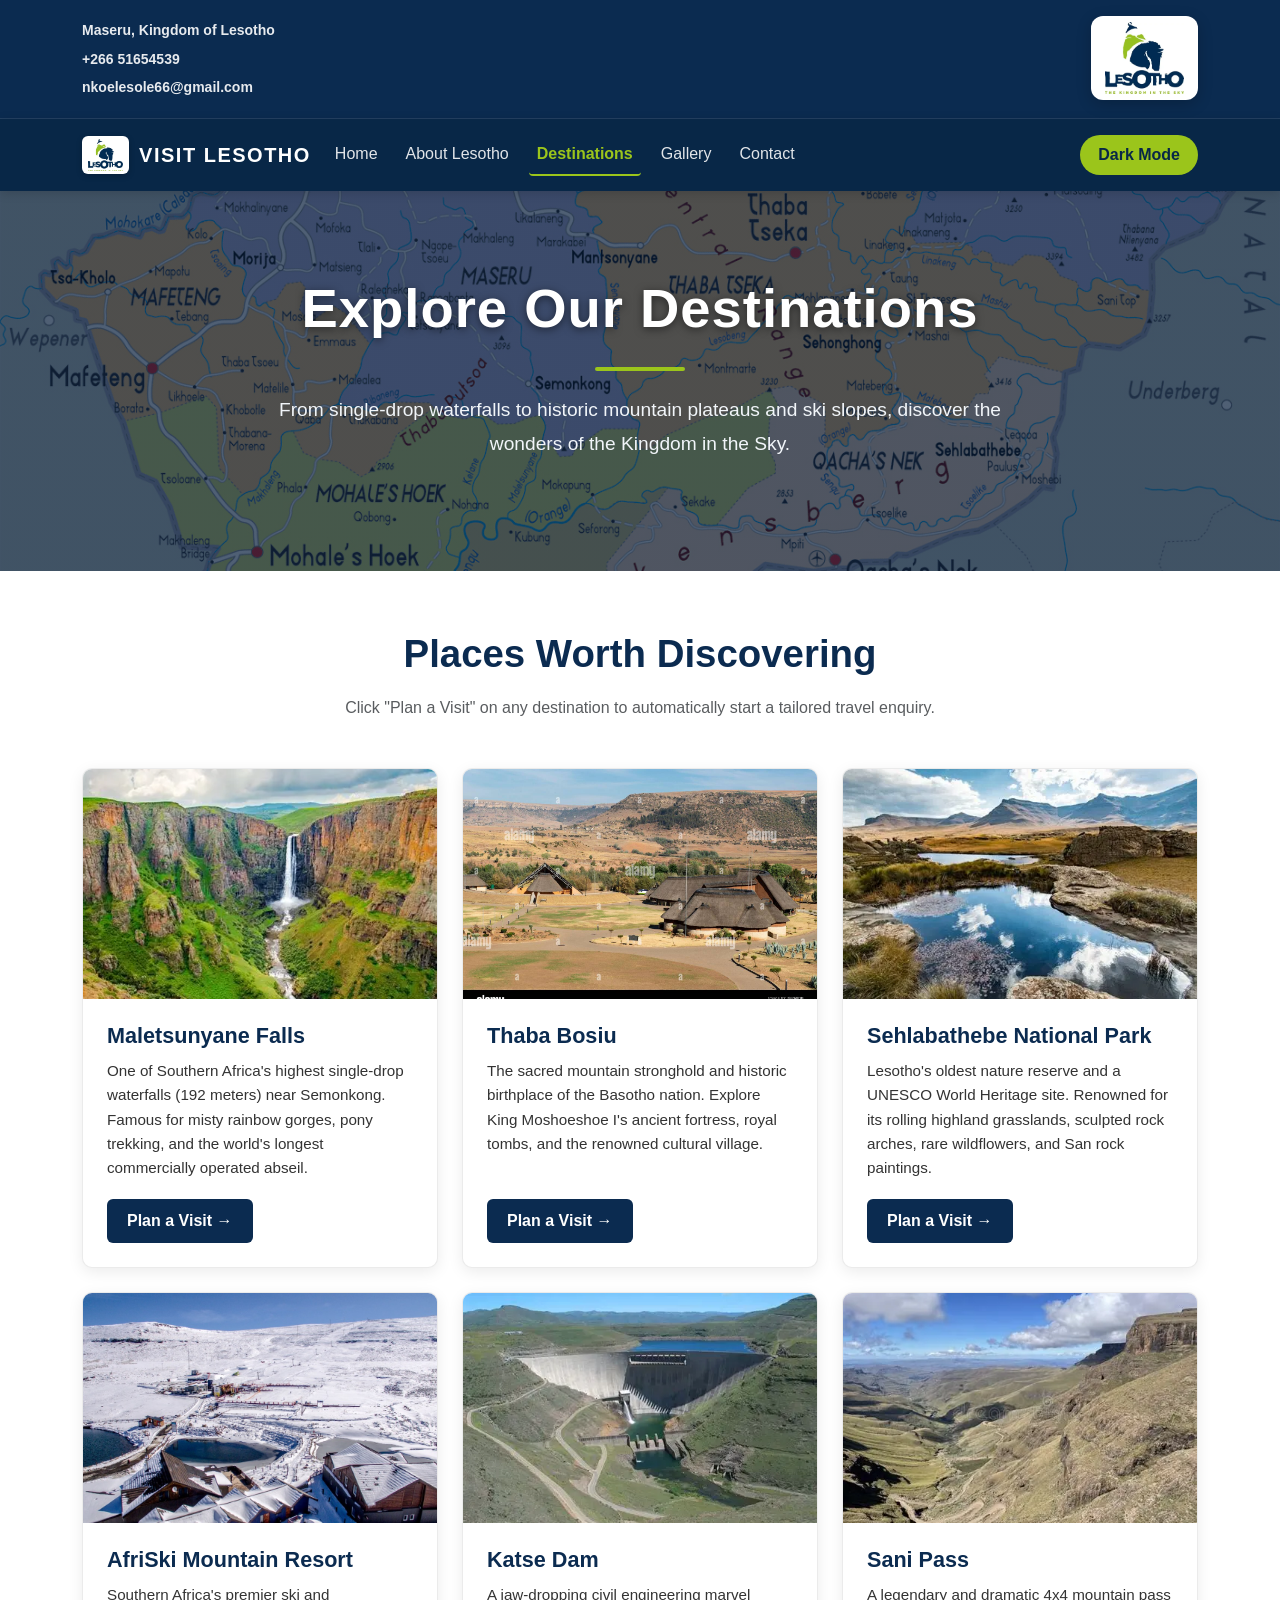
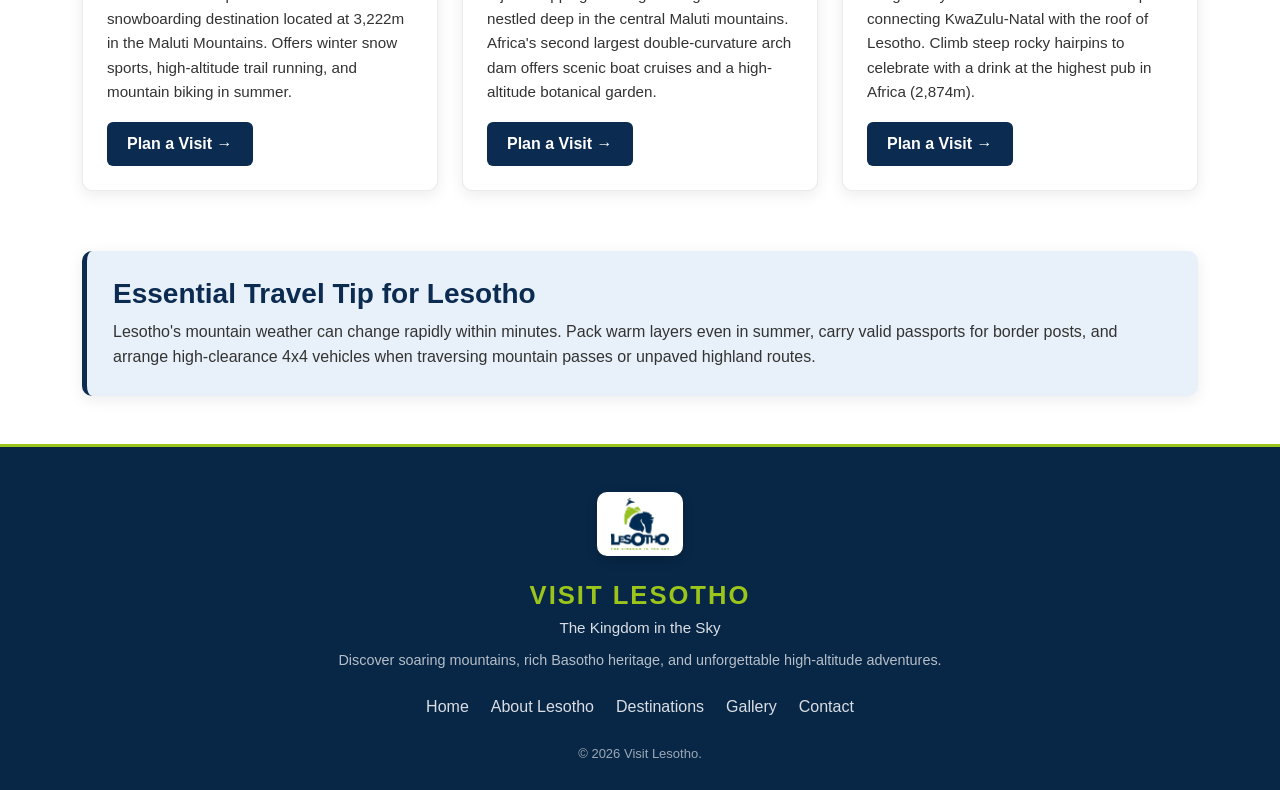
<file: destinations.html>
<!DOCTYPE html>
<html lang="en">

<head>
    <meta charset="UTF-8">
    <meta name="viewport" content="width=device-width, initial-scale=1.0">
    <title>Destinations | The Kingdom in the Sky</title>

  
    <link rel="icon" type="image/webp" href="logo.webp">
    <link href="https://cdn.jsdelivr.net/npm/bootstrap@5.3.3/dist/css/bootstrap.min.css" rel="stylesheet">

        <link rel="stylesheet" href="style.css">
</head>

<body>

 
    <header class="top-header">
        <div class="container">
            <div class="contact-info">
                <span><strong>Maseru, Kingdom of Lesotho</strong></span>
                <span><strong>+266 51654539</strong></span>
                <span><strong>nkoelesole66@gmail.com</strong></span>
            </div>

            <div class="logo">
                <a href="index.html" class="logo-badge" title="Visit Lesotho - The Kingdom in the Sky">
                    <img src="logo.webp" alt="Lesotho - The Kingdom in the Sky" class="site-logo">
                </a>
            </div>
        </div>
    </header>

    <nav class="navbar navbar-expand-lg navbar-dark">
        <div class="container">
            <a class="navbar-brand" href="index.html">
                <img src="logo.webp" alt="Lesotho Logo" class="navbar-logo">
                <span>VISIT LESOTHO</span>
            </a>

            <button class="navbar-toggler"
                    type="button"
                    data-bs-toggle="collapse"
                    data-bs-target="#mainNavbar"
                    aria-controls="mainNavbar"
                    aria-expanded="false"
                    aria-label="Toggle navigation">
                <span class="navbar-toggler-icon"></span>
            </button>

            <div class="collapse navbar-collapse" id="mainNavbar">
                <ul class="navbar-nav me-auto">
                    <li class="nav-item">
                        <a class="nav-link" href="index.html">Home</a>
                    </li>
                    <li class="nav-item">
                        <a class="nav-link" href="about.html">About Lesotho</a>
                    </li>
                    <li class="nav-item">
                        <a class="nav-link active" href="destinations.html">Destinations</a>
                    </li>
                    <li class="nav-item">
                        <a class="nav-link" href="gallery.html">Gallery</a>
                    </li>
                    <li class="nav-item">
                        <a class="nav-link" href="contact.html">Contact</a>
                    </li>
                </ul>

                <button id="themeToggle" class="btn theme-btn" type="button" aria-label="Toggle dark and light display modes">
                    Dark Mode
                </button>
            </div>
        </div>
    </nav>

   
    <main>

        
        <section class="destination-hero">
            <div class="hero-content">
                <h1>Explore Our Destinations</h1>
                <div class="heading-line"></div>
                <p class="lead-subtitle">
                    From single-drop waterfalls to historic mountain plateaus and ski slopes,
                    discover the wonders of the Kingdom in the Sky.
                </p>
            </div>
        </section>


        <section class="destination-section">
            <div class="container">

                <div class="text-center mb-5">
                    <h2 class="section-title">Places Worth Discovering</h2>
                    <p class="text-muted" style="max-width: 650px; margin: 0 auto;">
                        Click "Plan a Visit" on any destination to automatically start a tailored travel enquiry.
                    </p>
                </div>

                <div class="row g-4">

                   
                    <div class="col-md-6 col-lg-4" id="maletsunyane">
                        <div class="destination-card">
                            <img src="maletsunyane.webp"
                                 alt="Maletsunyane Falls plunging 192 meters near Semonkong in Lesotho"
                                 loading="lazy">
                            <div class="card-body">
                                <h3>Maletsunyane Falls</h3>
                                <p>
                                    One of Southern Africa's highest single-drop waterfalls (192 meters) near Semonkong.
                                    Famous for misty rainbow gorges, pony trekking, and the world's longest commercially operated abseil.
                                </p>
                                <a href="contact.html?destination=Maletsunyane%20Falls" class="btn">
                                    Plan a Visit →
                                </a>
                            </div>
                        </div>
                    </div>

                
                    <div class="col-md-6 col-lg-4" id="thaba-bosiu">
                        <div class="destination-card">
                            <img src="thaba bosiu.jpg"
                                 alt="Thaba Bosiu sandstone plateau and cultural village in Lesotho"
                                 loading="lazy">
                            <div class="card-body">
                                <h3>Thaba Bosiu</h3>
                                <p>
                                    The sacred mountain stronghold and historic birthplace of the Basotho nation.
                                    Explore King Moshoeshoe I's ancient fortress, royal tombs, and the renowned cultural village.
                                </p>
                                <a href="contact.html?destination=Thaba%20Bosiu" class="btn">
                                    Plan a Visit →
                                </a>
                            </div>
                        </div>
                    </div>

                    
                    <div class="col-md-6 col-lg-4" id="sehlabathebe">
                        <div class="destination-card">
                            <img src="sehlabathebe.webp"
                                 alt="Bizarre rock arches and wildflowers at Sehlabathebe National Park"
                                 loading="lazy">
                            <div class="card-body">
                                <h3>Sehlabathebe National Park</h3>
                                <p>
                                    Lesotho's oldest nature reserve and a UNESCO World Heritage site.
                                    Renowned for its rolling highland grasslands, sculpted rock arches, rare wildflowers, and San rock paintings.
                                </p>
                                <a href="contact.html?destination=Sehlabathebe%20National%20Park" class="btn">
                                    Plan a Visit →
                                </a>
                            </div>
                        </div>
                    </div>

                    <div class="col-md-6 col-lg-4" id="afriski">
                        <div class="destination-card">
                            <img src="afriski.jpg"
                                 alt="AfriSki Mountain Resort snowy ski slopes in the Maluti Mountains"
                                 loading="lazy">
                            <div class="card-body">
                                <h3>AfriSki Mountain Resort</h3>
                                <p>
                                    Southern Africa's premier ski and snowboarding destination located at 3,222m in the Maluti Mountains.
                                    Offers winter snow sports, high-altitude trail running, and mountain biking in summer.
                                </p>
                                <a href="contact.html?destination=AfriSki%20Mountain%20Resort" class="btn">
                                    Plan a Visit →
                                </a>
                            </div>
                        </div>
                    </div>

                
                    <div class="col-md-6 col-lg-4" id="katse-dam">
                        <div class="destination-card">
                            <img src="katsedam.webp"
                                 alt="Katse Dam curved concrete arch dam and blue alpine reservoir"
                                 loading="lazy">
                            <div class="card-body">
                                <h3>Katse Dam</h3>
                                <p>
                                    A jaw-dropping civil engineering marvel nestled deep in the central Maluti mountains.
                                    Africa's second largest double-curvature arch dam offers scenic boat cruises and a high-altitude botanical garden.
                                </p>
                                <a href="contact.html?destination=Katse%20Dam" class="btn">
                                    Plan a Visit →
                                </a>
                            </div>
                        </div>
                    </div>

                  
                    <div class="col-md-6 col-lg-4" id="sani-pass">
                        <div class="destination-card">
                            <img src="sani.webp"
                                 alt="Winding hairpin curves of Sani Pass climbing up to Lesotho"
                                 loading="lazy">
                            <div class="card-body">
                                <h3>Sani Pass</h3>
                                <p>
                                    A legendary and dramatic 4x4 mountain pass connecting KwaZulu-Natal with the roof of Lesotho.
                                    Climb steep rocky hairpins to celebrate with a drink at the highest pub in Africa (2,874m).
                                </p>
                                <a href="contact.html?destination=Sani%20Pass" class="btn">
                                    Plan a Visit →
                                </a>
                            </div>
                        </div>
                    </div>

                </div>
            </div>
        </section>


        <section class="container mb-5">
            <div class="travel-tip">
                <h3>Essential Travel Tip for Lesotho</h3>
                <p class="mb-0">
                    Lesotho's mountain weather can change rapidly within minutes. Pack warm layers even in summer, carry valid passports
                    for border posts, and arrange high-clearance 4x4 vehicles when traversing mountain passes or unpaved highland routes.
                </p>
            </div>
        </section>

    </main>


    <footer class="footer">
        <div class="container">
            <a href="index.html" class="footer-logo-wrap" title="Visit Lesotho">
                <img src="logo.webp" alt="Lesotho Tourism Logo" class="footer-logo">
            </a>
            <h3>VISIT LESOTHO</h3>
            <p class="footer-tagline">The Kingdom in the Sky</p>
            <p class="footer-desc">
                Discover soaring mountains, rich Basotho heritage, and unforgettable high-altitude adventures.
            </p>

            <div class="footer-links">
                <a href="index.html">Home</a>
                <a href="about.html">About Lesotho</a>
                <a href="destinations.html">Destinations</a>
                <a href="gallery.html">Gallery</a>
                <a href="contact.html">Contact</a>
            </div>

            <p class="copyright">
                &copy; 2026 Visit Lesotho.
            </p>
        </div>
    </footer>

   
    <script src="https://cdn.jsdelivr.net/npm/bootstrap@5.3.3/dist/js/bootstrap.bundle.min.js"></script>

   
    <script src="script.js"></script>

</body>
</html>
</file>
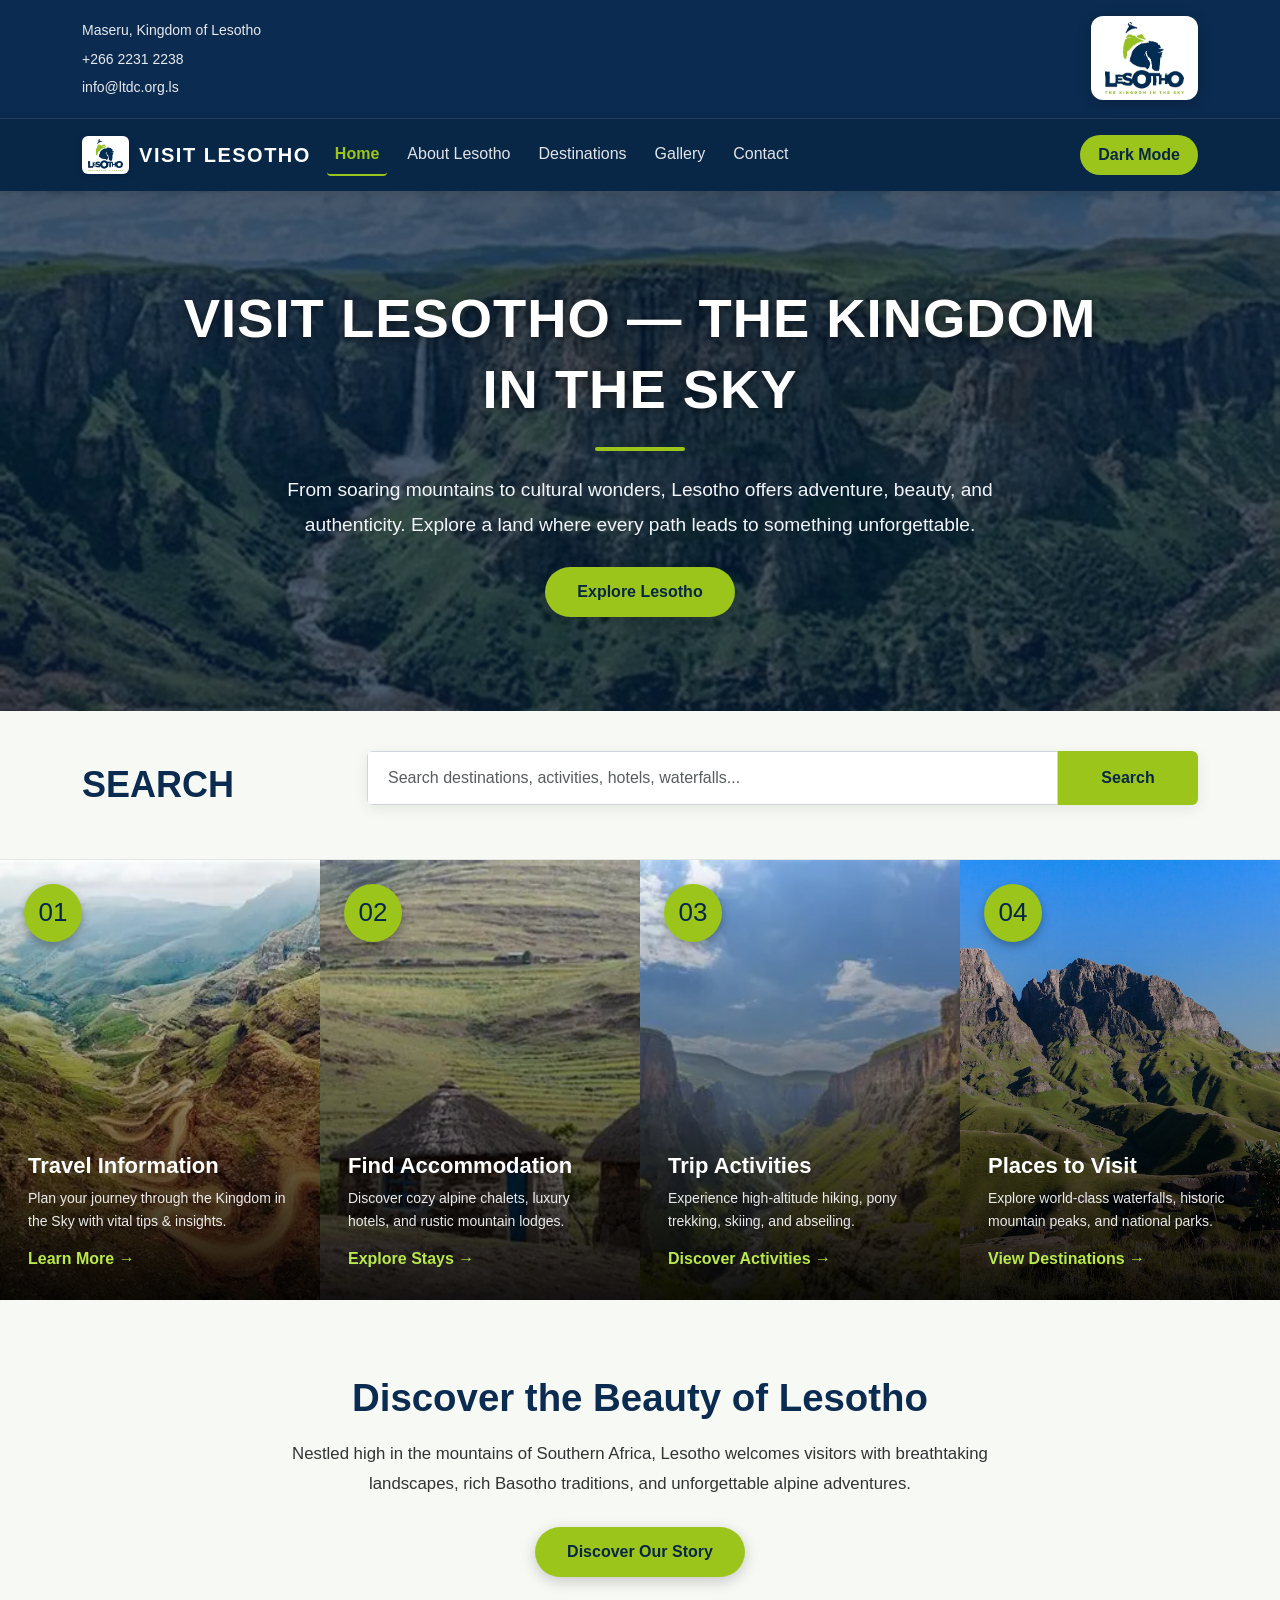
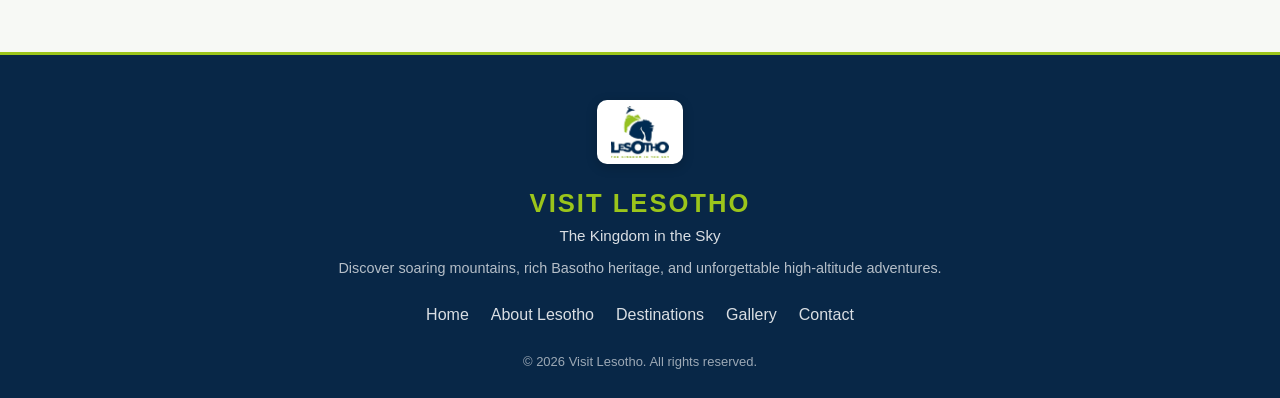
<file: indexgallery.html>
<!DOCTYPE html>
<html lang="en">

<head>
    <meta charset="UTF-8">
    <meta name="viewport" content="width=device-width, initial-scale=1.0">
    <title>Visit Lesotho | The Kingdom in the Sky</title>

    <link rel="icon" type="image/webp" href="logo.webp">
    <!-- Bootstrap 5 CSS -->
    <link href="https://cdn.jsdelivr.net/npm/bootstrap@5.3.3/dist/css/bootstrap.min.css" rel="stylesheet">

    <!-- Unified Custom Stylesheet -->
    <link rel="stylesheet" href="style.css">
</head>

<body>

    <!-- TOP HEADER -->
    <header class="top-header">
        <div class="container">
            <div class="contact-info">
                <span>Maseru, Kingdom of Lesotho</span>
                <span>+266 2231 2238</span>
                <span>info@ltdc.org.ls</span>
            </div>

            <div class="logo">
                <a href="index.html" class="logo-badge" title="Visit Lesotho - The Kingdom in the Sky">
                    <img src="logo.webp" alt="Lesotho - The Kingdom in the Sky" class="site-logo">
                </a>
            </div>
        </div>
    </header>

    <!-- MAIN NAVIGATION -->
    <nav class="navbar navbar-expand-lg navbar-dark">
        <div class="container">
            <a class="navbar-brand" href="index.html">
                <img src="logo.webp" alt="Lesotho Logo" class="navbar-logo">
                <span>VISIT LESOTHO</span>
            </a>

            <button class="navbar-toggler"
                    type="button"
                    data-bs-toggle="collapse"
                    data-bs-target="#mainNavbar"
                    aria-controls="mainNavbar"
                    aria-expanded="false"
                    aria-label="Toggle navigation">
                <span class="navbar-toggler-icon"></span>
            </button>

            <div class="collapse navbar-collapse" id="mainNavbar">
                <ul class="navbar-nav me-auto">
                    <li class="nav-item">
                        <a class="nav-link active" href="index.html">Home</a>
                    </li>
                    <li class="nav-item">
                        <a class="nav-link" href="about.html">About Lesotho</a>
                    </li>
                    <li class="nav-item">
                        <a class="nav-link" href="destinations.html">Destinations</a>
                    </li>
                    <li class="nav-item">
                        <a class="nav-link" href="gallery.html">Gallery</a>
                    </li>
                    <li class="nav-item">
                        <a class="nav-link" href="contact.html">Contact</a>
                    </li>
                </ul>

                <button id="themeToggle" class="btn theme-btn" type="button" aria-label="Toggle dark and light display modes">
                    Dark Mode
                </button>
            </div>
        </div>
    </nav>

    <!-- MAIN CONTENT -->
    <main>

        <!-- HERO SECTION -->
        <section class="hero-section">
            <div class="hero-content">
                <h2>VISIT LESOTHO — THE KINGDOM IN THE SKY</h2>
                <div class="heading-line"></div>
                <p>
                    From soaring mountains to cultural wonders, Lesotho offers adventure, beauty, and authenticity.
                    Explore a land where every path leads to something unforgettable.
                </p>
                <a href="destinations.html" class="btn explore-btn">Explore Lesotho</a>
            </div>
        </section>

        <!-- SEARCH SECTION -->
        <section class="search-section">
            <div class="container">
                <div class="row align-items-center g-4">
                    <div class="col-lg-3 text-lg-start text-center">
                        <h2>SEARCH</h2>
                    </div>

                    <div class="col-lg-9">
                        <form id="searchForm" class="search-form">
                            <input type="search"
                                   id="searchInput"
                                   class="form-control"
                                   placeholder="Search destinations, activities, hotels, waterfalls..."
                                   aria-label="Search destinations and activities">

                            <button type="submit" class="btn search-btn">
                                Search
                            </button>
                        </form>

                        <div id="searchMessage" aria-live="polite"></div>
                    </div>
                </div>
            </div>
        </section>

        <!-- FOUR TOURISM CARDS (SERVICES SECTION) -->
        <section class="services-section">
            <div class="container-fluid p-0">
                <div class="row g-0">

                    <!-- Card 1: Travel Information -->
                    <div class="col-12 col-sm-6 col-lg-3">
                        <article class="service-card">
                            <img src="OIP (2).webp" alt="Majestic mountains and scenic landscapes in Lesotho">
                            <div class="service-overlay">
                                <span class="service-icon">01</span>
                                <h3>Travel Information</h3>
                                <p>Plan your journey through the Kingdom in the Sky with vital tips &amp; insights.</p>
                                <a href="about.html" class="service-link">Learn More &rarr;</a>
                            </div>
                        </article>
                    </div>

                    <!-- Card 2: Find Accommodation -->
                    <div class="col-12 col-sm-6 col-lg-3">
                        <article class="service-card">
                            <img src="OIP (3).webp" alt="Comfortable hotel accommodation and mountain lodges in Lesotho">
                            <div class="service-overlay">
                                <span class="service-icon">02</span>
                                <h3>Find Accommodation</h3>
                                <p>Discover cozy alpine chalets, luxury hotels, and rustic mountain lodges.</p>
                                <a href="contact.html?destination=Accommodation" class="service-link">Explore Stays &rarr;</a>
                            </div>
                        </article>
                    </div>

                    <!-- Card 3: Trip Activities -->
                    <div class="col-12 col-sm-6 col-lg-3">
                        <article class="service-card">
                            <img src="OIP.webp" alt="Outdoor hiking adventure in the Maluti mountains">
                            <div class="service-overlay">
                                <span class="service-icon">03</span>
                                <h3>Trip Activities</h3>
                                <p>Experience high-altitude hiking, pony trekking, skiing, and abseiling.</p>
                                <a href="destinations.html" class="service-link">Discover Activities &rarr;</a>
                            </div>
                        </article>
                    </div>

                    <!-- Card 4: Places to Visit -->
                    <div class="col-12 col-sm-6 col-lg-3">
                        <article class="service-card">
                            <img src="Mountain-landscape-in-Lesotho.jpg" alt="Spectacular panoramic mountain landscape in Lesotho">
                            <div class="service-overlay">
                                <span class="service-icon">04</span>
                                <h3>Places to Visit</h3>
                                <p>Explore world-class waterfalls, historic mountain peaks, and national parks.</p>
                                <a href="destinations.html" class="service-link">View Destinations &rarr;</a>
                            </div>
                        </article>
                    </div>

                </div>
            </div>
        </section>

        <!-- WELCOME SECTION -->
        <section class="welcome-section">
            <div class="container">
                <h2>Discover the Beauty of Lesotho</h2>
                <p>
                    Nestled high in the mountains of Southern Africa, Lesotho welcomes visitors with breathtaking landscapes,
                    rich Basotho traditions, and unforgettable alpine adventures.
                </p>
                <a href="about.html" class="btn explore-btn">Discover Our Story</a>
            </div>
        </section>

    </main>

    <!-- FOOTER -->
    <footer class="footer">
        <div class="container">
            <a href="index.html" class="footer-logo-wrap" title="Visit Lesotho">
                <img src="logo.webp" alt="Lesotho Tourism Logo" class="footer-logo">
            </a>
            <h3>VISIT LESOTHO</h3>
            <p class="footer-tagline">The Kingdom in the Sky</p>
            <p class="footer-desc">
                Discover soaring mountains, rich Basotho heritage, and unforgettable high-altitude adventures.
            </p>

            <div class="footer-links">
                <a href="index.html">Home</a>
                <a href="about.html">About Lesotho</a>
                <a href="destinations.html">Destinations</a>
                <a href="gallery.html">Gallery</a>
                <a href="contact.html">Contact</a>
            </div>

            <p class="copyright">
                &copy; 2026 Visit Lesotho. All rights reserved.
            </p>
        </div>
    </footer>

    <!-- Bootstrap 5 JavaScript Bundle -->
    <script src="https://cdn.jsdelivr.net/npm/bootstrap@5.3.3/dist/js/bootstrap.bundle.min.js"></script>

    <!-- Main JavaScript File -->
    <script src="script.js"></script>

</body>
</html>
</file>
<file: style.css>
:root {
    --primary-color: #0b2b50;
    --primary-dark: #082747;
    --primary-light: #164273;
    --accent-color: #9bc51b;
    --accent-hover: #82a813;
    --accent-light: #b9e94b;
    --text-color: #333333;
    --text-muted: #666666;
    --bg-color: #ffffff;
    --bg-alt: #f7f9f5;
    --card-bg: #ffffff;
    --card-border: rgba(0, 0, 0, 0.08);
    --input-bg: #ffffff;
    --input-border: #ced4da;
    --info-box-bg: #e8f1fa;
    --info-box-border: #0b2b50;
    --shadow: 0 4px 15px rgba(0, 0, 0, 0.08);
    --shadow-hover: 0 8px 25px rgba(0, 0, 0, 0.15);
    --radius: 10px;
    --transition: all 0.3s ease;
}


body.dark-mode {
    --primary-color: #082747;
    --primary-dark: #051a30;
    --primary-light: #123456;
    --text-color: #f1f5f9;
    --text-muted: #94a3b8;
    --bg-color: #0d1721;
    --bg-alt: #132232;
    --card-bg: #172635;
    --card-border: rgba(255, 255, 255, 0.08);
    --input-bg: #1f3246;
    --input-border: #334d66;
    --info-box-bg: #1a2f44;
    --info-box-border: #9bc51b;
    --shadow: 0 4px 15px rgba(0, 0, 0, 0.4);
    --shadow-hover: 0 8px 25px rgba(0, 0, 0, 0.6);
}

* {
    box-sizing: border-box;
}

html {
    scroll-behavior: smooth;
}

body {
    margin: 0;
    font-family: -apple-system, BlinkMacSystemFont, "Segoe UI", Roboto, "Helvetica Neue", Arial, sans-serif;
    color: var(--text-color);
    background-color: var(--bg-color);
    line-height: 1.6;
    transition: background-color 0.3s ease, color 0.3s ease;
}

img {
    max-width: 100%;
    height: auto;
}

a {
    color: var(--primary-color);
    text-decoration: none;
    transition: var(--transition);
}

body.dark-mode a {
    color: var(--accent-light);
}

a:hover {
    color: var(--accent-color);
}


.top-header {
    background: var(--primary-color);
    color: #ffffff;
    padding: 16px 0;
    border-bottom: 1px solid rgba(255, 255, 255, 0.1);
}

.top-header .container {
    display: flex;
    justify-content: space-between;
    align-items: center;
    gap: 20px;
    flex-wrap: wrap;
}

.contact-info {
    display: flex;
    flex-direction: column;
    gap: 6px;
    font-size: 14px;
}

.contact-info span {
    display: inline-flex;
    align-items: center;
    gap: 8px;
    color: rgba(255, 255, 255, 0.9);
}

.logo {
    text-align: center;
}

.logo-badge {
    display: inline-flex;
    align-items: center;
    justify-content: center;
    background: #ffffff;
    padding: 6px 14px;
    border-radius: 12px;
    box-shadow: 0 4px 15px rgba(0, 0, 0, 0.2);
    transition: var(--transition);
    text-decoration: none;
}

.logo-badge:hover {
    transform: translateY(-2px);
    box-shadow: 0 6px 20px rgba(0, 0, 0, 0.3);
}

.site-logo {
    height: 72px;
    width: auto;
    object-fit: contain;
    display: block;
}

.logo h1 {
    font-size: 34px;
    font-weight: 800;
    margin: 0;
    letter-spacing: 3px;
    color: #ffffff;
}

.logo p {
    font-size: 11px;
    letter-spacing: 3px;
    color: var(--accent-color);
    margin: 0;
    font-weight: 600;
    text-transform: uppercase;
}


.navbar {
    background-color: var(--primary-dark) !important;
    padding: 12px 0;
    box-shadow: 0 2px 10px rgba(0, 0, 0, 0.15);
    position: sticky;
    top: 0;
    z-index: 1000;
}

.navbar-brand {
    font-weight: 800;
    letter-spacing: 1.5px;
    color: #ffffff !important;
    font-size: 1.25rem;
    display: inline-flex;
    align-items: center;
    gap: 10px;
}

.navbar-logo {
    height: 38px;
    width: auto;
    object-fit: contain;
    background: #ffffff;
    padding: 3px 6px;
    border-radius: 6px;
    box-shadow: 0 2px 6px rgba(0, 0, 0, 0.2);
    transition: transform 0.2s ease;
}

.navbar-brand:hover .navbar-logo {
    transform: scale(1.05);
}

.navbar .nav-link {
    color: rgba(255, 255, 255, 0.88) !important;
    margin-right: 12px;
    font-weight: 500;
    padding: 8px 14px;
    border-radius: 4px;
    transition: var(--transition);
}

.navbar .nav-link:hover {
    color: var(--accent-color) !important;
}

.navbar .nav-link.active {
    color: var(--accent-color) !important;
    font-weight: 700;
    border-bottom: 2px solid var(--accent-color);
}

.theme-btn {
    background: var(--accent-color);
    color: var(--primary-dark);
    font-weight: 700;
    border: none;
    padding: 8px 18px;
    border-radius: 20px;
    transition: var(--transition);
    cursor: pointer;
}

.theme-btn:hover {
    background: #ffffff;
    color: var(--primary-dark);
    transform: translateY(-2px);
    box-shadow: 0 4px 10px rgba(0, 0, 0, 0.15);
}

body.dark-mode .theme-btn {
    background: #ffffff;
    color: var(--primary-dark);
}

body.dark-mode .theme-btn:hover {
    background: var(--accent-color);
    color: var(--primary-dark);
}

.hero-section,
.home-hero,
.about-hero,
.destination-hero,
.gallery-hero,
.contact-hero {
    position: relative;
    background-size: cover;
    background-position: center;
    display: flex;
    align-items: center;
    justify-content: center;
    text-align: center;
    color: #ffffff;
    padding: 70px 20px;
}

.hero-section,
.home-hero {
    min-height: 520px;
    background-image: linear-gradient(rgba(5, 28, 58, 0.72), rgba(5, 28, 58, 0.72)), url('OIP (1).webp');
}

.about-hero {
    min-height: 380px;
    background-image: linear-gradient(rgba(5, 28, 58, 0.7), rgba(5, 28, 58, 0.7)), url('Lesotho.webp');
}

.destination-hero {
    min-height: 380px;
    background-image: linear-gradient(rgba(5, 28, 58, 0.7), rgba(5, 28, 58, 0.7)), url('R.jpg');
}

.gallery-hero {
    min-height: 340px;
    background-image: linear-gradient(rgba(5, 28, 58, 0.7), rgba(5, 28, 58, 0.7)), url('Mountain-landscape-in-Lesotho.jpg');
}

.contact-hero {
    min-height: 340px;
    background-image: linear-gradient(rgba(5, 28, 58, 0.7), rgba(5, 28, 58, 0.7)), url('avani.jpg');
}

.hero-content {
    max-width: 950px;
    z-index: 2;
}

.hero-section h1,
.hero-section h2,
.about-hero h1,
.destination-hero h1,
.gallery-hero h1,
.contact-hero h1 {
    font-size: clamp(2rem, 4.5vw, 3.4rem);
    font-weight: 800;
    line-height: 1.3;
    letter-spacing: 1px;
    color: #ffffff;
    text-shadow: 0 2px 8px rgba(0, 0, 0, 0.5);
}

.heading-line {
    width: 90px;
    height: 4px;
    background: var(--accent-color);
    margin: 22px auto;
    border-radius: 2px;
}

.hero-content p,
.lead-subtitle {
    font-size: clamp(1rem, 2vw, 1.2rem);
    line-height: 1.8;
    max-width: 750px;
    margin: 0 auto 25px;
    color: #f1f5f9;
}

.explore-btn {
    background: var(--accent-color);
    color: var(--primary-dark);
    padding: 13px 32px;
    font-weight: 700;
    border-radius: 25px;
    transition: var(--transition);
    display: inline-block;
    border: none;
    box-shadow: 0 4px 15px rgba(0, 0, 0, 0.2);
}

.explore-btn:hover {
    background: #ffffff;
    color: var(--primary-dark);
    transform: translateY(-3px);
    box-shadow: 0 6px 20px rgba(0, 0, 0, 0.3);
}



.search-section {
    background: var(--bg-alt);
    padding: 40px 0;
    border-bottom: 1px solid var(--card-border);
    transition: var(--transition);
}

.search-section h2 {
    font-size: 36px;
    font-weight: 800;
    color: var(--primary-color);
    margin: 0;
}

body.dark-mode .search-section h2 {
    color: var(--accent-light);
}

.search-form {
    display: flex;
    gap: 0;
    box-shadow: var(--shadow);
    border-radius: 6px;
    overflow: hidden;
}

.search-form input {
    min-height: 54px;
    border-radius: 0;
    padding: 14px 20px;
    border: 1px solid var(--input-border);
    background-color: var(--input-bg);
    color: var(--text-color);
    font-size: 1rem;
}

.search-form input:focus {
    box-shadow: none;
    border-color: var(--accent-color);
    background-color: var(--input-bg);
    color: var(--text-color);
}

.search-btn {
    background: var(--accent-color);
    color: var(--primary-dark);
    font-weight: 700;
    min-width: 140px;
    border-radius: 0;
    border: none;
    transition: var(--transition);
}

.search-btn:hover {
    background: var(--accent-hover);
    color: var(--primary-dark);
}

#searchMessage {
    margin-top: 14px;
    margin-bottom: 0;
    font-size: 0.95rem;
}

.search-results-box {
    margin-top: 14px;
    display: flex;
    flex-wrap: wrap;
    gap: 10px;
    align-items: center;
}

.search-result-pill {
    display: inline-flex;
    align-items: center;
    gap: 6px;
    background: var(--primary-color);
    color: #ffffff;
    padding: 6px 14px;
    border-radius: 20px;
    font-size: 0.88rem;
    font-weight: 600;
    transition: var(--transition);
}

.search-result-pill:hover {
    background: var(--accent-color);
    color: var(--primary-dark);
    transform: translateY(-2px);
}

body.dark-mode .search-result-pill {
    background: var(--info-box-bg);
    border: 1px solid var(--accent-color);
    color: var(--accent-light);
}

body.dark-mode .search-result-pill:hover {
    background: var(--accent-color);
    color: var(--primary-dark);
}



.services-section {
    padding: 0;
}

.service-box {
    width: 25%;
}

@media (max-width: 900px) {
    .service-box {
        width: 50%;
    }
}

@media (max-width: 520px) {
    .service-box {
        width: 100%;
    }
}

.service-card {
    height: 440px;
    position: relative;
    overflow: hidden;
    background: var(--primary-color);
}

.service-card img {
    width: 100%;
    height: 100%;
    object-fit: cover;
    transition: transform 0.6s cubic-bezier(0.25, 0.46, 0.45, 0.94);
}

.service-card:hover img {
    transform: scale(1.1);
}

.service-overlay {
    position: absolute;
    inset: 0;
    background: linear-gradient(to top, rgba(0, 0, 0, 0.9) 0%, rgba(0, 0, 0, 0.4) 50%, transparent 100%);
    display: flex;
    flex-direction: column;
    justify-content: flex-end;
    padding: 28px;
    color: #ffffff;
}

.service-icon {
    position: absolute;
    top: 24px;
    left: 24px;
    width: 58px;
    height: 58px;
    border-radius: 50%;
    background: var(--accent-color);
    color: var(--primary-dark);
    display: flex;
    align-items: center;
    justify-content: center;
    font-size: 26px;
    box-shadow: 0 4px 10px rgba(0, 0, 0, 0.3);
}

.service-overlay h3 {
    font-size: 22px;
    font-weight: 700;
    margin-bottom: 8px;
    color: #ffffff;
}

.service-overlay p {
    font-size: 14px;
    line-height: 1.6;
    color: rgba(255, 255, 255, 0.9);
    margin-bottom: 14px;
}

.service-link {
    color: var(--accent-light);
    text-decoration: none;
    font-weight: 700;
    display: inline-flex;
    align-items: center;
    gap: 6px;
    transition: var(--transition);
}

.service-link:hover {
    color: #ffffff;
    transform: translateX(4px);
}


.welcome-section {
    padding: 75px 20px;
    text-align: center;
    background: var(--bg-alt);
    transition: var(--transition);
}

.welcome-section h2,
.section-title {
    font-size: clamp(1.8rem, 3vw, 2.4rem);
    color: var(--primary-color);
    font-weight: 800;
    margin-bottom: 18px;
}

body.dark-mode .welcome-section h2,
body.dark-mode .section-title {
    color: var(--accent-light);
}

.welcome-section p {
    max-width: 750px;
    margin: 0 auto 28px;
    line-height: 1.8;
    color: var(--text-color);
    font-size: 1.05rem;
}


.about-section {
    padding: 65px 20px;
}

.about-image {
    width: 100%;
    height: 380px;
    object-fit: cover;
    border-radius: var(--radius);
    box-shadow: var(--shadow);
}

.about-card {
    background: var(--card-bg);
    padding: 28px;
    border-radius: var(--radius);
    height: 100%;
    box-shadow: var(--shadow);
    border: 1px solid var(--card-border);
    transition: var(--transition);
}

.about-card:hover {
    transform: translateY(-6px);
    box-shadow: var(--shadow-hover);
}

.about-card h3 {
    color: var(--primary-color);
    font-weight: 700;
    margin-bottom: 14px;
}

body.dark-mode .about-card h3 {
    color: var(--accent-light);
}

.fast-fact-card {
    background: var(--card-bg);
    border-radius: var(--radius);
    padding: 22px;
    text-align: center;
    box-shadow: var(--shadow);
    border-top: 4px solid var(--accent-color);
    height: 100%;
    transition: var(--transition);
}

.fast-fact-card:hover {
    transform: translateY(-4px);
}

.fast-fact-icon {
    font-size: 2.2rem;
    margin-bottom: 10px;
}

.fast-fact-title {
    font-size: 1.1rem;
    font-weight: 700;
    color: var(--primary-color);
    margin-bottom: 6px;
}

body.dark-mode .fast-fact-title {
    color: var(--accent-light);
}



.destination-section {
    padding: 60px 20px;
}

.destination-card {
    height: 100%;
    background: var(--card-bg);
    border: 1px solid var(--card-border);
    border-radius: var(--radius);
    overflow: hidden;
    box-shadow: var(--shadow);
    transition: var(--transition);
    display: flex;
    flex-direction: column;
}

.destination-card:hover {
    transform: translateY(-6px);
    box-shadow: var(--shadow-hover);
}

.destination-card img {
    width: 100%;
    height: 230px;
    object-fit: cover;
    transition: transform 0.5s ease;
}

.destination-card:hover img {
    transform: scale(1.05);
}

.destination-card .card-body {
    padding: 24px;
    display: flex;
    flex-direction: column;
    flex-grow: 1;
}

.destination-card h3 {
    color: var(--primary-color);
    font-size: 1.35rem;
    font-weight: 700;
    margin-bottom: 10px;
}

body.dark-mode .destination-card h3 {
    color: var(--accent-light);
}

.destination-card p {
    color: var(--text-color);
    flex-grow: 1;
    font-size: 0.95rem;
    margin-bottom: 18px;
}

.destination-card .btn {
    background-color: var(--primary-color);
    color: #ffffff;
    border: none;
    font-weight: 600;
    padding: 10px 20px;
    border-radius: 6px;
    transition: var(--transition);
    align-self: flex-start;
}

.destination-card .btn:hover {
    background-color: var(--accent-color);
    color: var(--primary-dark);
}

body.dark-mode .destination-card .btn {
    background-color: var(--accent-color);
    color: var(--primary-dark);
}

body.dark-mode .destination-card .btn:hover {
    background-color: #ffffff;
    color: var(--primary-dark);
}

.travel-tip {
    background-color: var(--info-box-bg);
    border-left: 5px solid var(--info-box-border);
    padding: 26px;
    border-radius: var(--radius);
    box-shadow: var(--shadow);
    transition: var(--transition);
}

.travel-tip h3 {
    color: var(--primary-color);
    font-weight: 700;
    margin-bottom: 8px;
}

body.dark-mode .travel-tip h3 {
    color: var(--accent-light);
}



.gallery-section {
    padding: 60px 20px;
}

.filter-btn {
    border: 2px solid var(--primary-color);
    color: var(--primary-color);
    background: transparent;
    padding: 9px 22px;
    border-radius: 25px;
    margin: 4px;
    font-weight: 600;
    transition: var(--transition);
    cursor: pointer;
}

.filter-btn:hover,
.filter-btn.active {
    background: var(--primary-color);
    color: #ffffff;
    box-shadow: 0 4px 10px rgba(0, 0, 0, 0.15);
}

body.dark-mode .filter-btn {
    border-color: var(--accent-color);
    color: var(--accent-light);
}

body.dark-mode .filter-btn:hover,
body.dark-mode .filter-btn.active {
    background: var(--accent-color);
    color: var(--primary-dark);
}

.gallery-item {
    position: relative;
    overflow: hidden;
    border-radius: var(--radius);
    box-shadow: var(--shadow);
    cursor: pointer;
    background: var(--card-bg);
    border: 1px solid var(--card-border);
    transition: var(--transition);
}

.gallery-item:hover {
    transform: translateY(-5px);
    box-shadow: var(--shadow-hover);
}

.gallery-item img {
    width: 100%;
    height: 240px;
    object-fit: cover;
    display: block;
    transition: transform 0.5s ease;
}

.gallery-item:hover img {
    transform: scale(1.08);
}

.gallery-caption {
    padding: 16px 18px;
    background: var(--card-bg);
    transition: var(--transition);
}

.gallery-caption h3 {
    font-size: 1.15rem;
    font-weight: 700;
    color: var(--primary-color);
    margin-bottom: 4px;
}

body.dark-mode .gallery-caption h3 {
    color: var(--accent-light);
}

.gallery-caption p {
    margin: 0;
    color: var(--text-muted);
    font-size: 0.9rem;
}

/* MODAL STYLES */
.modal-content {
    background: #0f172a;
    color: #ffffff;
    border-radius: var(--radius);
    border: 1px solid rgba(255, 255, 255, 0.1);
    box-shadow: 0 10px 30px rgba(0, 0, 0, 0.6);
}

.modal-header {
    border-bottom: 1px solid rgba(255, 255, 255, 0.1);
}

.modal-image {
    width: 100%;
    max-height: 75vh;
    object-fit: contain;
    border-radius: 6px;
}


.contact-section {
    padding: 60px 20px;
}

.contact-card {
    background: var(--card-bg);
    padding: 32px;
    border-radius: var(--radius);
    box-shadow: var(--shadow);
    border: 1px solid var(--card-border);
    height: 100%;
    transition: var(--transition);
}

.contact-card h2 {
    color: var(--primary-color);
    font-weight: 800;
    margin-bottom: 22px;
    font-size: 1.7rem;
}

body.dark-mode .contact-card h2 {
    color: var(--accent-light);
}

.form-label {
    font-weight: 600;
    color: var(--text-color);
    margin-bottom: 6px;
}

.form-control,
.form-select {
    padding: 12px 14px;
    background-color: var(--input-bg);
    color: var(--text-color);
    border: 1px solid var(--input-border);
    border-radius: 6px;
    transition: var(--transition);
}

.form-control:focus,
.form-select:focus {
    border-color: var(--primary-color);
    box-shadow: 0 0 0 0.2rem rgba(11, 43, 80, 0.15);
    background-color: var(--input-bg);
    color: var(--text-color);
}

body.dark-mode .form-control:focus,
body.dark-mode .form-select:focus {
    border-color: var(--accent-color);
    box-shadow: 0 0 0 0.2rem rgba(155, 197, 27, 0.25);
}

.btn-custom {
    background-color: var(--primary-color);
    color: #ffffff;
    border: none;
    padding: 12px 28px;
    font-weight: 700;
    border-radius: 6px;
    transition: var(--transition);
    cursor: pointer;
}

.btn-custom:hover {
    background-color: var(--accent-color);
    color: var(--primary-dark);
    transform: translateY(-2px);
    box-shadow: 0 4px 12px rgba(0, 0, 0, 0.15);
}

body.dark-mode .btn-custom {
    background-color: var(--accent-color);
    color: var(--primary-dark);
}

body.dark-mode .btn-custom:hover {
    background-color: #ffffff;
    color: var(--primary-dark);
}

.info-box {
    background: var(--info-box-bg);
    border-left: 5px solid var(--info-box-border);
    padding: 20px;
    border-radius: 8px;
    margin-bottom: 18px;
    transition: var(--transition);
}

.info-box h3 {
    color: var(--primary-color);
    font-size: 1.15rem;
    font-weight: 700;
    margin-bottom: 6px;
}

body.dark-mode .info-box h3 {
    color: var(--accent-light);
}


.footer {
    background: var(--primary-dark);
    color: #ffffff;
    text-align: center;
    padding: 45px 20px 25px;
    border-top: 3px solid var(--accent-color);
}

.footer-logo-wrap {
    display: inline-block;
    margin-bottom: 16px;
    background: #ffffff;
    padding: 6px 14px;
    border-radius: 10px;
    box-shadow: 0 3px 12px rgba(0, 0, 0, 0.2);
    transition: var(--transition);
}

.footer-logo-wrap:hover {
    transform: translateY(-2px);
}

.footer-logo {
    height: 52px;
    width: auto;
    object-fit: contain;
    display: block;
}

.footer h3 {
    color: var(--accent-color);
    font-weight: 800;
    font-size: 1.6rem;
    letter-spacing: 2px;
    margin-bottom: 6px;
}

.footer-tagline {
    font-size: 0.95rem;
    color: rgba(255, 255, 255, 0.85);
    margin-bottom: 8px;
    font-weight: 500;
}

.footer-desc {
    max-width: 650px;
    margin: 0 auto 20px;
    color: rgba(255, 255, 255, 0.7);
    font-size: 0.9rem;
}

.footer-links {
    display: flex;
    justify-content: center;
    flex-wrap: wrap;
    gap: 22px;
    margin: 22px 0;
}

.footer-links a {
    color: rgba(255, 255, 255, 0.85);
    text-decoration: none;
    font-weight: 500;
    transition: var(--transition);
}

.footer-links a:hover {
    color: var(--accent-color);
}

.copyright {
    font-size: 13px;
    color: rgba(255, 255, 255, 0.6);
    margin-top: 25px;
    margin-bottom: 0;
}


@media (max-width: 768px) {
    .top-header .container {
        flex-direction: column;
        text-align: center;
    }

    .contact-info {
        align-items: center;
    }

    .logo {
        order: -1;
    }

    .site-logo {
        height: 58px;
    }

    .navbar-logo {
        height: 32px;
    }

    .footer-logo {
        height: 44px;
    }

    .hero-section {
        min-height: 440px;
    }

    .search-section h2 {
        font-size: 28px;
        text-align: center;
        margin-bottom: 16px;
    }

    .search-form {
        flex-direction: column;
        border-radius: 6px;
    }

    .search-btn {
        min-height: 48px;
        width: 100%;
    }

    .service-card {
        height: 380px;
    }

    .about-image {
        height: 260px;
    }

    .destination-card img {
        height: 200px;
    }

    .gallery-item img {
        height: 200px;
    }

    .contact-card {
        padding: 22px;
    }
}
</file>
